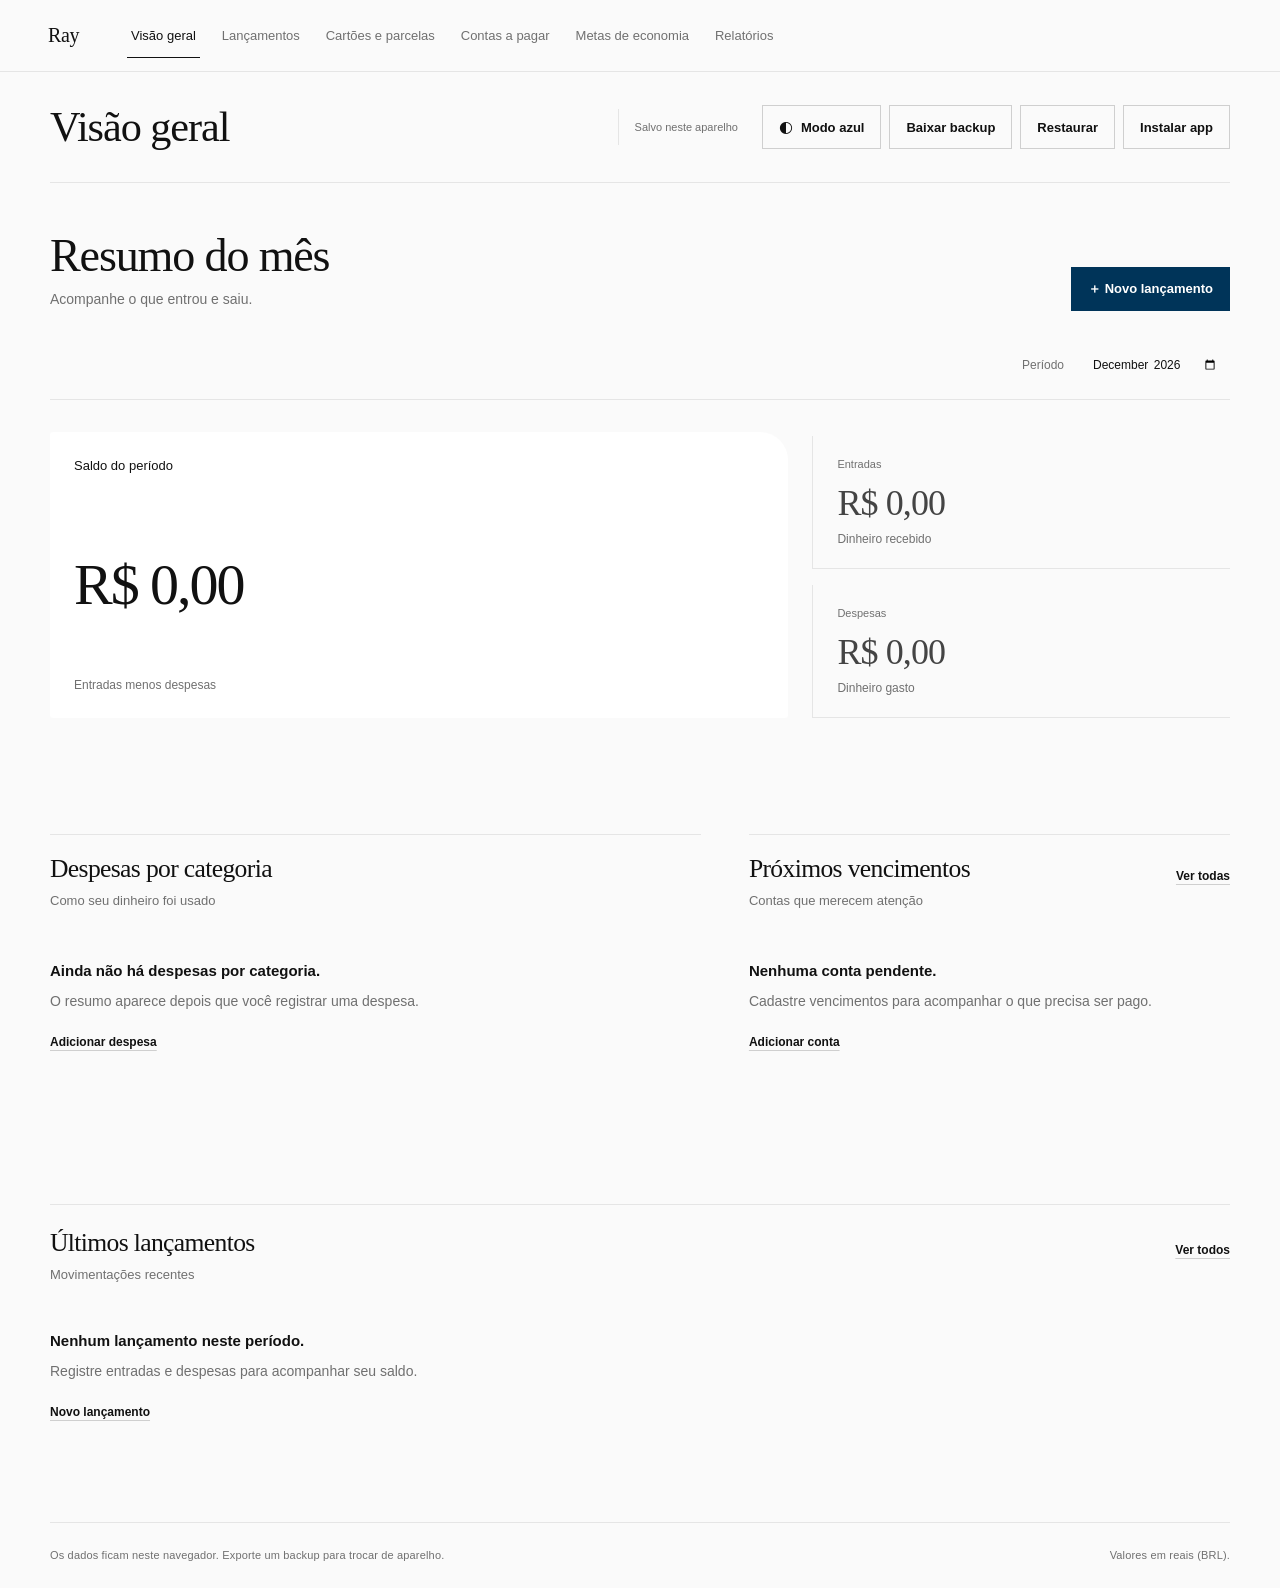
<file: index.html>
<!doctype html>
<html lang="pt-BR" data-theme="light">
<head>
<meta charset="utf-8"><meta name="viewport" content="width=device-width,initial-scale=1,viewport-fit=cover">
<meta name="theme-color" id="themeColorMeta" content="#FAFAFA">
<meta name="mobile-web-app-capable" content="yes">
<meta name="apple-mobile-web-app-capable" content="yes">
<meta name="apple-mobile-web-app-title" content="Ray">
<link rel="manifest" href="manifest.webmanifest"><meta name="description" content="Controle financeiro pessoal com dados salvos neste aparelho e backup manual.">
<title>Ray: Finanças pessoais</title>
<link rel="icon" href="favicon.svg?v=20261117-6" type="image/svg+xml">
<link rel="apple-touch-icon" href="app-icon.svg">

<link rel="stylesheet" href="style.css?v=20261117-18">


</head>
<body>

<div id="authScreen" class="hidden" aria-hidden="true"></div>
<div id="app" class="app hidden">
  <aside class="sidebar">
    <div class="sidebar-head">
      <a class="brand" href="./" aria-label="Ray"><span>Ray</span></a>
      <button id="menuBtn" class="icon-btn mobile-menu" type="button" aria-label="Abrir menu" aria-controls="navigation" aria-expanded="false">☰</button>
    </div>
    <nav id="navigation">
      <button type="button" class="nav-item active" data-page="dashboard" aria-current="page"><span>◫</span> Visão geral</button>
      <button type="button" class="nav-item" data-page="transactions"><span>↕</span> Lançamentos</button>
      <button type="button" class="nav-item" data-page="cards"><span>▤</span> Cartões e parcelas</button>
      <button type="button" class="nav-item" data-page="bills"><span>◷</span> Contas a pagar</button>
      <button type="button" class="nav-item" data-page="goals"><span>◎</span> Metas de economia</button>
      <button type="button" class="nav-item" data-page="reports"><span>▥</span> Relatórios</button>
    </nav>
    <div class="sidebar-bottom"><div class="privacy-note"><div><strong>Salvo neste aparelho</strong><small>Exporte um backup regularmente.</small></div></div></div>
  </aside>
  <main class="main">
    <header class="topbar">
      <div class="topbar-heading"><h2 id="pageTitle">Visão geral</h2></div>
      <div class="top-actions">
        <span id="syncStatus" class="sync-status" role="status" aria-live="polite">Salvo neste aparelho</span>
        <button id="themeToggleBtn" class="btn secondary theme-toggle" type="button" aria-label="Ativar modo azul" aria-pressed="false" title="Mudar para tema azul"><span class="theme-toggle-symbol" aria-hidden="true">◐</span><span id="themeToggleLabel">Modo azul</span></button>
        <button id="exportBackupBtn" class="btn secondary backup-btn" type="button" aria-label="Baixar backup" title="Baixar backup">Baixar backup</button>
        <button id="importBackupBtn" class="btn secondary backup-btn" type="button" aria-label="Restaurar backup" title="Restaurar backup">Restaurar</button>
        <input id="backupFileInput" class="hidden" type="file" accept="application/json,.json">
        <button id="installAppBtn" class="btn secondary install-app-btn" type="button" aria-label="Instalar app" title="Instalar app">Instalar app</button>
        <p id="installHelp" class="install-help hidden">No celular, abra o menu do navegador e escolha “Instalar app” ou “Adicionar à tela inicial”.</p>
      </div>
    </header>
    <div id="content" class="content" aria-busy="false">
      <section id="dashboardPage" class="page">
        <div class="welcome-row">
          <div><h3>Resumo do mês</h3><p class="muted">Acompanhe o que entrou e saiu.</p></div>
          <button type="button" class="btn primary" id="quickAddBtn">＋ Novo lançamento</button>
        </div>
        <div class="filter-row"><label for="monthFilter">Período</label><input id="monthFilter" type="month" aria-label="Selecionar período"></div>
        <div class="summary-grid" aria-label="Resumo financeiro do período">
          <article class="summary-card balance-card"><div class="summary-top"><span>Saldo do período</span></div><strong id="balanceValue">R$ 0,00</strong><small id="balanceHint">Entradas menos despesas</small></article>
          <article class="summary-card"><div class="summary-top"><span>Entradas</span></div><strong id="incomeValue">R$ 0,00</strong><small class="muted">Dinheiro recebido</small></article>
          <article class="summary-card"><div class="summary-top"><span>Despesas</span></div><strong id="expenseValue">R$ 0,00</strong><small class="muted">Dinheiro gasto</small></article>
        </div>
        <div class="dashboard-grid">
          <article class="panel">
            <div class="panel-heading"><div><h3>Despesas por categoria</h3><p class="muted">Como seu dinheiro foi usado</p></div></div>
            <div id="categoryChart" class="category-chart" aria-live="polite"><div class="empty-state">Seus gastos aparecerão aqui quando você registrar lançamentos.</div></div>
          </article>
          <article class="panel">
            <div class="panel-heading"><div><h3>Próximos vencimentos</h3><p class="muted">Contas que merecem atenção</p></div><button type="button" class="text-btn" data-goto="bills">Ver todas</button></div>
            <div id="upcomingBills" class="compact-list" aria-live="polite"><div class="empty-state">Nenhuma conta cadastrada.</div></div>
          </article>
        </div>
        <section class="ledger-section" aria-labelledby="recentHeading">
          <div class="panel-heading"><div><h3 id="recentHeading">Últimos lançamentos</h3><p class="muted">Movimentações recentes</p></div><button type="button" class="text-btn" data-goto="transactions">Ver todos</button></div>
          <div id="recentTransactions" aria-live="polite"></div>
        </section>
      </section><section id="transactionsPage" class="page hidden">
        <div class="section-intro"><div><h3>Seus lançamentos</h3><p class="muted">Registre e acompanhe cada entrada ou despesa.</p></div><button type="button" class="btn primary" id="addTransactionBtn">＋ Adicionar</button></div>
        <div class="table-panel">
          <div class="toolbar"><input id="transactionSearch" type="search" placeholder="Buscar lançamento..." aria-label="Buscar lançamento"><select id="typeFilter" aria-label="Filtrar tipo"><option value="">Todos os tipos</option><option value="income">Entradas</option><option value="expense">Despesas</option></select></div>
          <div id="transactionsTable" class="table-region"></div>
        </div>
      </section><section id="cardsPage" class="page hidden"><div class="section-intro"><div><h3>Cartões e parcelas</h3><p class="muted">Organize seus cartões e compras parceladas.</p></div><button type="button" class="btn primary" id="addCardBtn">＋ Novo cartão</button></div><div id="cardsList" class="cards-grid"></div><div class="section-intro sub-intro"><div><h3>Compras parceladas</h3><p class="muted">O valor mensal é calculado automaticamente.</p></div><button type="button" class="btn secondary" id="addInstallmentBtn">＋ Nova compra</button></div><div id="installmentsTable" class="table-region"></div></section>
      <section id="billsPage" class="page hidden">
        <div class="section-intro"><div><h3>Contas a pagar</h3><p class="muted">Acompanhe datas e marque o que já foi pago.</p></div><button type="button" class="btn primary" id="addBillBtn">＋ Nova conta</button></div>
        <div id="billsTable" class="table-region"></div>
      </section><section id="goalsPage" class="page hidden"><div class="section-intro"><div><h3>Metas de economia</h3><p class="muted">Cada pequena contribuição aproxima você do objetivo.</p></div><button type="button" class="btn primary" id="addGoalBtn">＋ Nova meta</button></div><div id="goalsList" class="goals-grid"></div></section>
      <section id="reportsPage" class="page hidden"><div class="section-intro"><div><h3>Relatórios</h3><p class="muted">Entenda seus hábitos financeiros sem complicação.</p></div></div><div class="summary-grid report-summary"><article class="summary-card"><span class="muted">Taxa de economia</span><strong id="savingRate">Sem dados</strong><small class="muted">Saldo ÷ entradas</small></article><article class="summary-card"><span class="muted">Maior categoria</span><strong id="topCategory">Sem dados</strong><small class="muted">No período selecionado</small></article></div><section class="report-region" aria-labelledby="reportCategoriesHeading"><div class="panel-heading"><div><h3 id="reportCategoriesHeading">Resumo por categoria</h3><p class="muted">Despesas no período selecionado</p></div></div><div id="reportCategories"></div></section></section>
    </div>
    <footer>Os dados ficam neste navegador. Exporte um backup para trocar de aparelho. <span>Valores em reais (BRL).</span></footer>
  </main>
</div>
<dialog id="modalBackdrop" class="modal-backdrop" aria-labelledby="modalTitle"><section class="modal"><div class="modal-head"><div><h3 id="modalTitle">Novo lançamento</h3></div><button type="button" id="closeModalBtn" class="icon-btn" aria-label="Fechar">×</button></div><form id="editorForm"><div id="modalFields" class="form-grid"></div><div class="form-actions"><button type="button" id="cancelModalBtn" class="btn secondary">Cancelar</button><button class="btn primary" type="submit">Salvar</button></div><p id="formMessage" class="message" role="status"></p></form></section></dialog>
<div id="toast" class="toast hidden" role="status" aria-live="polite"><span id="toastMessage"></span><button type="button" id="toastCloseBtn" class="toast-close" aria-label="Fechar aviso">×</button></div>




<script src="offline-store.js?v=20261117-2"></script>
<script src="app.js?v=20261117-12"></script>
<script src="pwa.js?v=20261117-4"></script>
</body></html>
</file>
<file: style.css>
/* Hallmark · shape: app screen · genre: modern-minimal · theme: Rich Blue editorial · scope: app · v2.0.0 */
/* Critique: records and balances lead; no marketing hero, decorative metric wall, stock imagery or empty ornament. */
:root {
  --color-bg: #FAFAFA;
  --color-surface: #FFFFFF;
  --color-ink: #111111;
  --color-ink-soft: #444444;
  --color-muted: #707070;
  --color-rule: #E5E5E5;
  --color-rule-strong: #CFCFCF;
  --color-action: #003459;
  --color-action-ink: #FFFFFF;
  --color-focus: var(--color-action);
  --color-positive: #222222;
  --color-negative: #222222;
  --color-surface-subtle: #F5F5F5;
  --color-surface-hover: #F4F4F4;
  --color-chart-fill: #555555;
  --color-backdrop: rgba(0, 0, 0, .58);
  --color-menu-scrim: rgba(0, 0, 0, .48);

  /* Compatibility aliases for the functional base components. */
  --color-paper: var(--color-bg);
  --color-paper-2: #F5F5F5;
  --color-paper-3: #E5E5E5;
  --color-white: #FFFFFF;
  --color-ink-2: var(--color-ink-soft);
  --color-field-edge: var(--color-rule-strong);
  --color-accent: var(--color-action);
  --color-accent-deep: var(--color-action);
  --color-accent-wash: #F5F5F5;
  --color-accent-ink: var(--color-action-ink);
  --color-positive-wash: #F5F5F5;
  --color-negative-wash: #F5F5F5;
  --color-error: var(--color-ink);
  --color-surface-nav: var(--color-bg);
  --color-surface-panel: var(--color-surface);
  --color-surface-hero: var(--color-surface);
  --color-surface-sticky: var(--color-bg);
  --color-surface-hover: #F4F4F4;
  --color-surface-modal: var(--color-surface);
  --color-surface-soft: var(--color-surface);
  --color-surface-card: var(--color-surface);
  --color-nav-active-border: var(--color-ink);
  --color-nav-text: var(--color-ink-soft);
  --color-nav-muted: var(--color-muted);
  --color-nav-hover: #F5F5F5;
  --color-nav-divider: var(--color-rule);
  --color-privacy-divider: var(--color-rule);
  --color-on-dark-label: var(--color-ink);
  --color-on-dark-muted: var(--color-muted);
  --color-button-hover: var(--color-action);
  --color-button-hover-ink: var(--color-action-ink);
  --color-overlay: rgba(0, 0, 0, .58);
  --color-glass: var(--color-surface);
  --color-glass-strong: #F5F5F5;
  --color-glass-edge: var(--color-rule);
  --color-on-glass: var(--color-ink);

  --font-body: "Segoe UI", Arial, ui-sans-serif, system-ui, sans-serif;
  --font-display: Baskerville, "Iowan Old Style", "Palatino Linotype", Georgia, serif;
  --radius-card: 0;
  --radius-control: 0;
  --radius-pill: 0;
  --space-1: 4px;
  --space-2: 8px;
  --space-3: 12px;
  --space-4: 16px;
  --space-5: 20px;
  --space-6: 24px;
  --space-7: 32px;
  --space-8: 40px;
  --space-9: 48px;
  --space-10: 64px;
  --space-11: 80px;
  --space-section: clamp(96px, 9vw, 128px);
  --gutter: clamp(20px, 4vw, 48px);
  --container: 1180px;
  --control-height: 44px;
  --radius-none: 0;
}

* { box-sizing: border-box; }
html, body { min-height: 100%; overflow-x: clip; }
body {
  margin: 0;
  background: var(--color-paper);
  color: var(--color-ink);
  font-family: var(--font-body);
  font-size: 16px;
  line-height: 1.5;
  font-kerning: normal;
}
button, input, select, textarea { font: inherit; }
button { cursor: pointer; }
a { color: inherit; }
h1, h2, h3, p { margin-top: 0; }
h1, h2, h3, strong { font-family: var(--font-body); }
h1, h2, h3 { color: var(--color-ink); font-weight: 500; letter-spacing: -.025em; text-wrap: balance; }
h2 { margin-bottom: 0; font-size: 22px; line-height: 1.2; overflow-wrap: break-word; min-width: 0; }
h3 { margin-bottom: var(--space-2); font-size: 16px; line-height: 1.3; overflow-wrap: break-word; min-width: 0; }
small { font-size: 12px; }
.hidden { display: none !important; }
.muted { color: var(--color-muted); }
.app { min-height: 100svh; }
button:focus-visible, a:focus-visible, input:focus-visible, select:focus-visible, textarea:focus-visible {
  outline: 2px solid var(--color-focus);
  outline-offset: var(--space-1);
}
button:disabled { opacity: .55; cursor: not-allowed; }
[hidden] { display: none !important; }

/* One horizontal navigation shell; the six destinations remain familiar. */
.sidebar {
  position: sticky;
  z-index: 20;
  top: 0;
  display: flex;
  align-items: center;
  gap: var(--space-6);
  min-height: 68px;
  width: 100%;
  padding: var(--space-2) var(--gutter);
  border-bottom: 1px solid var(--color-rule);
  background: var(--color-surface-nav);
}
.brand {
  display: inline-flex;
  align-items: center;
  flex: 0 0 auto;
  gap: var(--space-3);
  color: var(--color-ink);
  font-size: 14px;
  font-weight: 700;
  text-decoration: none;
  white-space: nowrap;
}
#navigation {
  display: flex;
  align-items: center;
  gap: var(--space-1);
  min-width: 0;
}
.nav-item {
  display: inline-flex;
  align-items: center;
  justify-content: flex-start;
  gap: var(--space-2);
  min-height: 44px;
  padding: 0 var(--space-3);
  border: 1px solid transparent;
  border-radius: var(--radius-control);
  background: transparent;
  color: var(--color-ink-2);
  font-size: 13px;
  font-weight: 500;
  line-height: 1.2;
  text-align: left;
  text-decoration: none;
  white-space: nowrap;
}
.nav-item > span {
  display: inline-grid;
  place-items: center;
  width: 18px;
  color: var(--color-muted);
  font-size: 16px;
}
.nav-item:hover { background: var(--color-paper-2); color: var(--color-ink); }
.nav-item.active {
  border-color: var(--color-nav-active-border);
  background: var(--color-surface-hover);
  color: var(--color-ink);
}
.nav-item.active > span { color: var(--color-accent); }
.sidebar-bottom { display: flex; align-items: center; margin-left: auto; }
.privacy-note { display: grid; gap: 0; padding-left: var(--space-4); border-left: 1px solid var(--color-rule); }
.privacy-note strong { color: var(--color-ink-2); font-size: 12px; font-weight: 500; }
.privacy-note small { color: var(--color-muted); font-size: 11px; }
.mobile-menu { display: none; }

/* Main work area */
.main {
  display: flex;
  flex-direction: column;
  width: min(calc(100% - 2 * var(--gutter)), var(--container));
  min-height: calc(100svh - 68px);
  margin-inline: auto;
}
.topbar {
  display: flex;
  align-items: center;
  justify-content: space-between;
  gap: var(--space-5);
  min-height: 82px;
  padding: var(--space-5) 0;
  border-bottom: 1px solid var(--color-rule);
}
.topbar-heading { min-width: 0; }
.today-label {
  margin: 0 0 var(--space-1);
  color: var(--color-muted);
  font-size: 12px;
  font-weight: 500;
  line-height: 1.3;
  letter-spacing: 0;
  text-transform: none;
}
.top-actions {
  display: flex;
  align-items: center;
  justify-content: flex-end;
  gap: var(--space-2);
  min-width: 0;
}
.sync-status {
  display: inline-flex;
  align-items: center;
  min-height: 36px;
  padding: 0 var(--space-3);
  border-left: 1px solid var(--color-rule);
  color: var(--color-muted);
  font-size: 11px;
  white-space: nowrap;
}
.content {
  flex: 1;
  width: 100%;
  padding: var(--space-7) 0 var(--space-9);
}
.welcome-row, .section-intro {
  display: flex;
  align-items: center;
  justify-content: space-between;
  gap: var(--space-4);
  margin-bottom: var(--space-5);
}
.welcome-row h3 { margin-bottom: var(--space-1); font-size: 18px; }
.welcome-row p, .section-intro p { margin-bottom: 0; font-size: 13px; }
.filter-row {
  display: flex;
  align-items: center;
  gap: var(--space-3);
  margin: 0 0 var(--space-4);
  color: var(--color-muted);
  font-size: 12px;
}
.filter-row label { font-weight: 500; }
.filter-row input { width: auto; min-width: 160px; }

/* The balance is the leading figure; two supporting figures, not a KPI wall. */
.summary-grid {
  display: grid;
  grid-template-columns: minmax(0, 1.3fr) repeat(2, minmax(0, 1fr));
  gap: var(--space-3);
  margin-bottom: var(--space-4);
}
.summary-card {
  color: var(--color-ink);
  display: flex;
  flex-direction: column;
  justify-content: space-between;
  min-width: 0;
  min-height: 132px;
  padding: var(--space-5);
  border: 1px solid var(--color-rule);
  border-radius: var(--radius-card);
  background: var(--color-surface-panel);
}
.summary-card.balance-card {
  border-color: var(--color-rule);
  background: var(--color-surface-panel);
  color: var(--color-ink);
}
.summary-top {
  display: flex;
  align-items: center;
  justify-content: space-between;
  gap: var(--space-3);
  margin-bottom: var(--space-4);
  color: var(--color-ink-2);
  font-size: 12px;
  font-weight: 500;
}
.summary-card strong {
  display: block;
  min-width: 0;
  margin-bottom: var(--space-1);
  color: var(--color-ink);
  font-size: clamp(22px, 2.2vw, 30px);
  font-weight: 700;
  letter-spacing: -.04em;
  line-height: 1.1;
  font-variant-numeric: tabular-nums;
  overflow-wrap: anywhere;
}
.summary-card.balance-card strong { color: var(--color-ink); font-size: clamp(28px, 3vw, 38px); }
.summary-card small { color: var(--color-muted); font-size: 11px; }
.round-icon {
  display: inline-grid;
  place-items: center;
  flex: 0 0 auto;
  width: 28px;
  height: 28px;
  border-radius: var(--radius-control);
  background: var(--color-paper-2);
  color: var(--color-accent);
  font-size: 16px;
}
.round-icon.green { background: var(--color-positive-wash); color: var(--color-positive); }
.round-icon.peach { background: var(--color-negative-wash); color: var(--color-negative); }
.round-icon.sand { background: var(--color-paper-2); color: var(--color-ink-2); }

/* A chart, due dates and one recent ledger carry the dashboard. */
.dashboard-grid {
  display: grid;
  grid-template-columns: minmax(0, 1.15fr) minmax(0, .85fr);
  gap: var(--space-4);
  margin-bottom: var(--space-4);
}
.panel {
  color: var(--color-ink);
  min-width: 0;
  margin-bottom: var(--space-4);
  padding: var(--space-5);
  border: 1px solid var(--color-rule);
  border-radius: var(--radius-card);
  background: var(--color-surface-panel);
}
.panel-heading {
  display: flex;
  align-items: flex-start;
  justify-content: space-between;
  gap: var(--space-3);
  margin-bottom: var(--space-5);
}
.panel-heading h3 { margin-bottom: var(--space-1); }
.panel-heading p { margin-bottom: 0; font-size: 12px; }
.panel-symbol { color: var(--color-muted); font-size: 20px; }
.category-chart { display: grid; gap: var(--space-4); }
.category-line {
  display: grid;
  grid-template-columns: minmax(84px, 1fr) minmax(72px, 1.5fr) auto;
  align-items: center;
  gap: var(--space-3);
  min-width: 0;
  color: var(--color-ink-2);
  font-size: 12px;
}
.cat-name { min-width: 0; overflow: hidden; text-overflow: ellipsis; white-space: nowrap; }
.bar-track {
  height: 8px;
  overflow: hidden;
  border-radius: var(--radius-pill);
  background: var(--color-paper-3);
}
.bar-fill { height: 100%; max-width: 100%; border-radius: var(--radius-pill); background: var(--color-accent); }
.category-line strong { color: var(--color-ink); font-size: 12px; font-variant-numeric: tabular-nums; white-space: nowrap; }
.empty-state {
  padding: var(--space-5) var(--space-2);
  color: var(--color-muted);
  font-size: 13px;
  line-height: 1.6;
}
.compact-list { display: grid; }
.compact-item {
  display: flex;
  align-items: center;
  justify-content: space-between;
  gap: var(--space-4);
  min-height: 58px;
  padding: var(--space-2) 0;
  border-bottom: 1px solid var(--color-rule);
}
.compact-item:last-child { border-bottom: 0; }
.compact-item > div { min-width: 0; }
.compact-item strong { display: block; color: var(--color-ink); font-size: 13px; font-weight: 500; }
.compact-item small { display: block; margin-top: var(--space-1); color: var(--color-muted); font-size: 11px; }
.compact-item > strong { text-align: right; white-space: nowrap; font-variant-numeric: tabular-nums; }

/* Tables first for records: clear row identity, dates, values and actions. */
.table-wrap { width: 100%; overflow-x: auto; }
table {
  width: 100%;
  border-collapse: collapse;
  color: var(--color-ink-2);
  font-size: 12px;
  font-variant-numeric: tabular-nums;
  text-align: left;
}
thead th {
  padding: var(--space-3) var(--space-3);
  border-bottom: 1px solid var(--color-rule);
  color: var(--color-muted);
  font-size: 12px;
  font-weight: 500;
  text-transform: none;
  white-space: nowrap;
}
tbody td {
  padding: var(--space-3) var(--space-3);
  border-bottom: 1px solid var(--color-rule);
  vertical-align: middle;
}
tbody tr:last-child td { border-bottom: 0; }
tbody tr:hover { background: var(--color-paper); }
td strong { color: var(--color-ink); font-weight: 500; }
td small { color: var(--color-muted); font-size: 11px; }
.amount-income { color: var(--color-positive); font-weight: 500; white-space: nowrap; }
.amount-expense { color: var(--color-negative); font-weight: 500; white-space: nowrap; }
.tag {
  display: inline-flex;
  align-items: center;
  min-height: 24px;
  padding: var(--space-1) var(--space-2);
  border: 1px solid var(--color-rule);
  border-radius: var(--radius-control);
  background: var(--color-paper-2);
  color: var(--color-ink-2);
  font-size: 11px;
  white-space: nowrap;
}
.tag.paid, .tag.done { border-color: var(--color-positive-wash); background: var(--color-positive-wash); color: var(--color-positive); }
.tag.overdue { border-color: var(--color-negative-wash); background: var(--color-negative-wash); color: var(--color-negative); }
.row-actions { display: flex; align-items: center; gap: var(--space-2); flex-wrap: wrap; }
.mini-btn {
  position: relative;
  display: inline-flex;
  align-items: center;
  justify-content: center;
  min-width: 42px;
  min-height: 38px;
  padding: var(--space-2) var(--space-2);
  border: 1px solid var(--color-rule);
  border-radius: var(--radius-control);
  background: transparent;
  color: var(--color-accent-deep);
  font-size: 11px;
  font-weight: 500;
  white-space: nowrap;
}
.mini-btn:hover { border-color: var(--color-accent); background: var(--color-accent-wash); }
.mini-btn.danger { color: var(--color-negative); }
.mini-btn.danger:hover { border-color: var(--color-negative); background: var(--color-negative-wash); }

/* Forms */
.toolbar { display: flex; align-items: center; gap: var(--space-2); margin-bottom: var(--space-4); }
.toolbar input { flex: 1 1 280px; max-width: 420px; }
.toolbar select { flex: 0 1 180px; }
input, select, textarea {
  width: 100%;
  min-width: 0;
  min-height: var(--control-height);
  padding: var(--space-2) var(--space-3);
  border: 1px solid var(--color-field-edge);
  border-radius: var(--radius-control);
  outline: 2px solid transparent;
  outline-offset: -var(--space-1);
  background: var(--color-surface-panel);
  color: var(--color-ink);
}
input::placeholder, textarea::placeholder { color: var(--color-muted); opacity: 1; }
input:hover, select:hover, textarea:hover { background: var(--color-paper); }
input:focus-visible, select:focus-visible, textarea:focus-visible { outline-color: var(--color-focus); }
input[type="month"], input[type="date"] { min-width: 150px; }
.form-grid { display: grid; grid-template-columns: repeat(2, minmax(0, 1fr)); gap: var(--space-4); }
.form-field { display: grid; align-content: start; gap: var(--space-2); min-width: 0; }
.form-field label { color: var(--color-ink-2); font-size: 12px; font-weight: 500; }
.required-word { color: var(--color-muted); font-size: 10px; font-weight: 500; }
.form-field.full-field { grid-column: 1 / -1; }
textarea { min-height: 104px; resize: vertical; }
.form-actions { display: flex; justify-content: flex-end; gap: var(--space-2); margin-top: var(--space-5); }
.message { min-height: 0; margin: var(--space-3) 0 0; color: var(--color-negative); font-size: 12px; line-height: 1.45; }
.message:empty { display: none; }

/* Cards represent actual cards and goals; records stay in tables. */
.cards-grid, .goals-grid {
  display: grid;
  grid-template-columns: repeat(2, minmax(0, 1fr));
  gap: var(--space-4);
  margin-bottom: var(--space-6);
}
.bank-card {
  min-width: 0;
  padding: var(--space-5);
  border: 1px solid var(--color-rule);
  border-radius: var(--radius-card);
  background: var(--color-surface-panel);
  color: var(--color-ink);
}
.bank-card-head, .bank-identity, .bank-card-foot, .goal-top {
  display: flex;
  align-items: center;
  justify-content: space-between;
  gap: var(--space-3);
}
.bank-identity { justify-content: flex-start; min-width: 0; }
.institution-mark {
  display: grid;
  place-items: center;
  flex: 0 0 40px;
  width: 40px;
  height: 40px;
  border: 1px solid var(--color-rule);
  border-radius: var(--radius-control);
  background: var(--mark-bg, var(--color-paper-2));
  color: var(--mark-color, var(--color-accent));
  font-size: 12px;
  font-weight: 700;
}
.bank-identity-text { display: grid; min-width: 0; gap: var(--space-1); }
.bank-institution { color: var(--color-muted); font-size: 12px; overflow-wrap: break-word; }
.bank-identity-text strong { color: var(--color-ink); font-size: 16px; overflow-wrap: break-word; }
.bank-card .mini-btn { border-color: var(--color-rule); color: var(--color-ink-2); background: transparent; }
.bank-card .mini-btn:hover { border-color: var(--color-accent); background: var(--color-accent); color: var(--color-accent-ink); }
.card-number {
  margin: var(--space-6) 0 var(--space-5);
  color: var(--color-ink-2);
  font-size: 18px;
  letter-spacing: .08em;
  font-variant-numeric: tabular-nums;
  overflow-wrap: anywhere;
}
.bank-card-foot { align-items: flex-end; }
.bank-card-foot > div { display: grid; gap: var(--space-1); }
.bank-card-foot strong { color: var(--color-ink); font-size: 22px; font-variant-numeric: tabular-nums; }
.card-meta, .card-cycle, .network-label { color: var(--color-muted); font-size: 12px; }
.network-label { padding: var(--space-1) var(--space-2); border: 1px solid var(--color-rule); border-radius: var(--radius-control); }
.card-cycle { margin-top: var(--space-4); padding-top: var(--space-3); border-top: 1px solid var(--color-rule); }
.goal-card {
  color: var(--color-ink);
  min-width: 0;
  padding: var(--space-5);
  border: 1px solid var(--color-rule);
  border-radius: var(--radius-card);
  background: var(--color-surface-panel);
}
.goal-top { margin-bottom: var(--space-4); }
.goal-icon {
  display: grid;
  place-items: center;
  width: 38px;
  height: 38px;
  border: 1px solid var(--color-rule);
  border-radius: var(--radius-control);
  background: var(--color-accent-wash);
  color: var(--color-accent);
  font-size: 18px;
}
.goal-card h3 { margin-bottom: var(--space-1); }
.goal-card p { margin-bottom: var(--space-3); font-size: 12px; }
.goal-card > strong { display: block; margin: var(--space-1) 0; color: var(--color-ink); font-size: 22px; font-variant-numeric: tabular-nums; }
.goal-numbers { display: flex; align-items: center; justify-content: space-between; gap: var(--space-3); margin: var(--space-3) 0 var(--space-2); color: var(--color-muted); font-size: 11px; }
.goal-numbers strong { color: var(--color-ink-2); font-variant-numeric: tabular-nums; }
.goal-progress { height: 6px; overflow: hidden; border-radius: 2px; background: var(--color-paper-3); }
.goal-progress span { display: block; height: 100%; border-radius: 2px; background: var(--color-accent); }
.goal-actions { display: flex; gap: var(--space-2); margin-top: var(--space-4); }
.sub-intro { margin-top: var(--space-7); }

/* Page-level reports, overlay, buttons and footer */
.report-summary { grid-template-columns: repeat(2, minmax(0, 1fr)); max-width: 720px; }
.report-summary .summary-card { min-height: 112px; color: var(--color-ink); }
.report-summary strong { margin-top: var(--space-3); font-size: 24px; }
.report-row {
  display: grid;
  grid-template-columns: minmax(120px, 1fr) minmax(100px, 2fr) auto;
  align-items: center;
  gap: var(--space-4);
  padding: var(--space-3) 0;
  border-bottom: 1px solid var(--color-rule);
  color: var(--color-ink-2);
  font-size: 12px;
}
.report-row:last-child { border-bottom: 0; }
.report-row strong { color: var(--color-ink); font-size: 12px; }
.btn {
  display: inline-flex;
  align-items: center;
  justify-content: center;
  min-height: var(--control-height);
  gap: var(--space-2);
  padding: 0 var(--space-4);
  border: 1px solid var(--color-rule);
  border-radius: var(--radius-control);
  background: transparent;
  color: var(--color-ink);
  font-size: 13px;
  font-weight: 500;
  line-height: 1;
  text-decoration: none;
  white-space: nowrap;
}
.btn:hover { border-color: var(--color-accent); background: var(--color-surface-hover); color: var(--color-ink); }
.btn.primary { border-color: var(--color-accent); background: var(--color-accent); color: var(--color-accent-ink); }
.btn.primary:hover { border-color: var(--color-button-hover); background: var(--color-button-hover); color: var(--color-button-hover-ink); }
.btn.secondary { border-color: var(--color-rule); color: var(--color-ink-2); }
.btn.secondary:hover { border-color: var(--color-accent); color: var(--color-accent); }
.btn.full { width: 100%; }
.text-btn {
  min-height: 36px;
  padding: var(--space-1) 0;
  border: 0;
  background: transparent;
  color: var(--color-accent-deep);
  font-size: 12px;
  font-weight: 500;
  text-decoration: underline;
  text-decoration-color: transparent;
  text-underline-offset: var(--space-1);
  white-space: nowrap;
}
.text-btn:hover { text-decoration-color: currentColor; }
.icon-btn {
  display: inline-grid;
  place-items: center;
  min-width: 44px;
  min-height: 44px;
  padding: 0;
  border: 1px solid var(--color-rule);
  border-radius: var(--radius-control);
  background: transparent;
  color: var(--color-ink);
  font-size: 20px;
}
.icon-btn:hover { background: var(--color-surface-hover); border-color: var(--color-accent); color: var(--color-ink); }
.modal-backdrop {
  position: fixed;
  z-index: 50;
  inset: 0;
  display: grid;
  place-items: center;
  padding: var(--space-4);
  overflow: auto;
  background: var(--color-overlay);
}
.modal {
  color: var(--color-ink);
  width: min(100%, 560px);
  max-height: min(80dvh, 640px);
  overflow: auto;
  margin: auto;
  padding: var(--space-6);
  border: 1px solid var(--color-rule);
  border-radius: var(--radius-card);
  background: var(--color-surface-panel);
}
.modal-head {
  display: flex;
  align-items: center;
  justify-content: space-between;
  gap: var(--space-3);
  margin-bottom: var(--space-5);
}
.modal-head h3 { margin-bottom: 0; }
.toast {
  color: var(--color-ink);
  position: fixed;
  z-index: 80;
  right: max(16px, env(safe-area-inset-right));
  bottom: max(16px, env(safe-area-inset-bottom));
  max-width: min(420px, calc(100% - 32px));
  padding: var(--space-3) var(--space-4);
  border: 1px solid var(--color-rule);
  border-radius: var(--radius-control);
  background: var(--color-surface-panel);
  color: var(--color-ink);
  font-size: 12px;
}
.toast.error { border-color: var(--color-negative); color: var(--color-negative); }
#toast:empty { display: none; }
footer {
  display: flex;
  justify-content: space-between;
  gap: var(--space-3);
  padding: var(--space-4) 0;
  border-top: 1px solid var(--color-rule);
  color: var(--color-muted);
  font-size: 11px;
}
.install-help { max-width: 280px; margin: 0; color: var(--color-muted); font-size: 11px; }
.avatar { display: none; }

/* Tablet and mobile navigation */
@media (max-width: 60rem) {
  .sidebar {
    min-height: 64px;
    justify-content: space-between;
    gap: var(--space-4);
  }
  #navigation { gap: var(--space-1); flex: 1; justify-content: center; }
  .nav-item { padding-inline: var(--space-2); font-size: 12px; }
  .nav-item > span { display: none; }
  .privacy-note { display: none; }
  .main { min-height: calc(100svh - 64px); }
  .summary-grid { grid-template-columns: repeat(3, minmax(0, 1fr)); }
  .dashboard-grid { grid-template-columns: minmax(0, 1fr); }
}
@media (max-width: 40rem) {
  .sidebar {
    position: fixed;
    top: 0;
    right: 0;
    left: 0;
    min-height: 64px;
    height: 64px;
    justify-content: space-between;
    padding-block: var(--space-2);
  }
  .sidebar #navigation, .sidebar .sidebar-bottom { display: none; }
  .sidebar.open {
    align-items: stretch;
    flex-direction: column;
    justify-content: flex-start;
    width: min(88vw, 320px);
    height: 100dvh;
    min-height: 100dvh;
    right: auto;
    padding: var(--space-5);
    border-right: 1px solid var(--color-rule);
  }
  .sidebar.open #navigation {
    display: grid;
    align-content: start;
    justify-content: stretch;
    gap: var(--space-1);
    margin-top: var(--space-5);
  }
  .sidebar.open .nav-item { min-height: 48px; padding-inline: var(--space-3); font-size: 14px; }
  .sidebar.open .nav-item > span { display: inline-grid; }
  .sidebar.open .sidebar-bottom {
    display: block;
    margin: auto 0 0;
  }
  .sidebar.open .privacy-note {
    display: grid;
    padding: var(--space-4) 0 0;
    border-top: 1px solid var(--color-rule);
    border-left: 0;
  }
  .main {
    width: calc(100% - 32px);
    min-height: 100svh;
    margin-top: var(--space-11);
  }
  .topbar {
    align-items: center;
    gap: var(--space-3);
    min-height: 72px;
    padding: var(--space-3) 0;
  }
  .topbar-heading { flex: 1; }
  .mobile-menu { display: inline-grid; flex: 0 0 44px; }
  .top-actions { gap: var(--space-1); }
  .sync-status { display: none; }
  .backup-btn { min-width: 44px; min-height: 44px; width: 44px; padding: 0; overflow: hidden; font-size: 0; }
  .backup-btn::before { content: "↓"; font-size: 18px; }
  #importBackupBtn::before { content: "↑"; }
  .install-app-btn { min-width: 44px; width: 44px; overflow: hidden; padding: 0; font-size: 0; }
  .install-app-btn::before { content: "＋"; font-size: 18px; }
  .content { padding-top: var(--space-5); }
  .welcome-row, .section-intro { align-items: flex-start; }
  .welcome-row { flex-direction: column; gap: var(--space-3); }
  .welcome-row .btn { width: 100%; }
  .summary-grid { grid-template-columns: repeat(2, minmax(0, 1fr)); gap: var(--space-2); }
  .summary-card { min-height: 112px; padding: var(--space-3); }
  .summary-card.balance-card { grid-column: 1 / -1; min-height: 124px; }
  .summary-card strong { font-size: 20px; }
  .summary-card.balance-card strong { font-size: 30px; }
  .summary-top { margin-bottom: var(--space-3); }
  .dashboard-grid { gap: 0; }
  .panel { padding: var(--space-4); }
  .cards-grid, .goals-grid { grid-template-columns: minmax(0, 1fr); }
  .toolbar { flex-wrap: wrap; }
  .toolbar input, .toolbar select { flex: 1 1 100%; max-width: none; }
  .form-grid { grid-template-columns: minmax(0, 1fr); }
  input, select, textarea { font-size: 16px; }
  .form-field.full-field { grid-column: auto; }
  .modal { padding: var(--space-4); }
  footer { flex-direction: column; }
  .category-line { grid-template-columns: minmax(72px, 1fr) minmax(60px, 1fr) auto; gap: var(--space-2); }
  .report-summary { grid-template-columns: repeat(2, minmax(0, 1fr)); }
  .report-row { grid-template-columns: minmax(0, 1fr) auto; gap: var(--space-2); }
  .report-row .bar-track { grid-column: 1 / -1; grid-row: 2; }
}
@media (max-width: 360px) {
  .brand { gap: var(--space-2); font-size: 13px; }
  .top-actions { gap: var(--space-1); }
  .main { width: calc(100% - 24px); }
  .summary-grid { gap: var(--space-2); }
  .summary-card { padding: var(--space-3); }
  .summary-card strong { font-size: 18px; }
  .summary-card.balance-card strong { font-size: 27px; }
}
@media (hover: hover) {
  .nav-item, .btn, .mini-btn, .icon-btn, .text-btn { transition: background-color 120ms ease, border-color 120ms ease, color 120ms ease, transform 120ms ease; }
  .btn:active, .mini-btn:active, .icon-btn:active { transform: translateY(1px); }
}
@media (prefers-reduced-motion: reduce) {
  *, *::before, *::after {
    scroll-behavior: auto !important;
    animation-duration: .01ms !important;
    animation-iteration-count: 1 !important;
    transition-duration: .01ms !important;
  }
}


/* Browser-owned surfaces follow the same quiet blue palette. */
::selection {
  background: var(--color-accent-wash);
  color: var(--color-accent-deep);
}
html {
  scrollbar-color: var(--color-muted) var(--color-paper-2);
}
input, textarea, select {
  caret-color: var(--color-accent);
}


/* Hallmark v2.0.0 · app finish: quiet records, useful states and no nested table cards. */
.table-panel, .ledger-section, .report-region, .table-region {
  min-width: 0;
  width: 100%;
}
.table-panel { margin-bottom: var(--space-5); }
.ledger-section, .report-region { margin-bottom: var(--space-5); }
.ledger-section .panel-heading, .report-region .panel-heading { margin-bottom: var(--space-2); }
.table-panel > .toolbar { padding: 0 0 var(--space-3); border-bottom: 1px solid var(--color-rule); }
.table-panel > .table-region { padding-top: var(--space-2); }
.table-wrap { max-width: 100%; overscroll-behavior-inline: contain; }
table[data-actions="true"] { min-width: 680px; }
table[data-actions="false"] { min-width: 520px; }
table[data-actions="false"] th:first-child,
table[data-actions="false"] td:first-child { position: sticky; z-index: 1; left: 0; min-width: 150px; background: var(--color-surface-panel); }
table[data-actions="true"] th:first-child,
table[data-actions="true"] td:first-child {
  position: sticky;
  z-index: 1;
  left: 0;
  min-width: 150px;
  background: var(--color-surface-panel);
}
table[data-actions="true"] th:last-child,
table[data-actions="true"] td:last-child {
  position: sticky;
  z-index: 1;
  right: 0;
  background: var(--color-surface-panel);
}
table[data-actions="true"] thead th:first-child,
table[data-actions="true"] thead th:last-child { z-index: 2; }
tbody tr:hover td:first-child,
tbody tr:hover td:last-child { background: var(--color-paper); }
.empty-state {
  display: grid;
  justify-items: start;
  gap: var(--space-2);
  padding: var(--space-5) 0;
  color: var(--color-muted);
  font-size: 14px;
  line-height: 1.5;
}
.empty-state strong { color: var(--color-ink); font-size: 15px; font-weight: 500; }
.empty-state p { max-width: 48ch; margin: 0; }
.empty-state .text-btn { min-height: 44px; }
.error-state { border-left: 2px solid var(--color-error); padding-left: var(--space-4); }
.skeleton-stack { display: grid; gap: var(--space-4); padding: var(--space-2) 0; }
.skeleton-row { display: flex; align-items: center; justify-content: space-between; gap: var(--space-4); min-height: 34px; }
.skeleton {
  display: block;
  height: 10px;
  border-radius: 2px;
  background: var(--color-paper-3);
}
.skeleton-label { width: min(46%, 220px); }
.skeleton-value { width: min(24%, 112px); }
[aria-busy="true"] { cursor: progress; }
.btn, .mini-btn, .icon-btn, .text-btn, .nav-item { font-size: 14px; }
.mini-btn { min-width: 44px; min-height: 44px; }
.text-btn { min-height: 44px; }
.nav-item { min-height: 44px; }
.summary-card small, .panel-heading p, .sync-status { font-size: 12px; }
.modal-backdrop {
  position: fixed;
  inset: 0;
  width: 100%;
  max-width: none;
  height: 100%;
  max-height: none;
  margin: 0;
  padding: var(--space-4);
  border: 0;
  overflow: auto;
  background: transparent;
  color: var(--color-ink);
  display: grid;
  place-items: center;
}
.modal-backdrop:not([open]) { display: none; }
.modal-backdrop::backdrop { background: var(--color-overlay); }
.modal {
  width: min(100%, 560px);
  max-height: min(80dvh, 40rem);
}
.modal-head h3 { font-size: 18px; }
.toast {
  display: flex;
  align-items: center;
  justify-content: space-between;
  gap: var(--space-3);
  font-size: 14px;
}
.toast.hidden { display: none; }
.toast-close {
  display: inline-grid;
  flex: 0 0 44px;
  place-items: center;
  min-width: 44px;
  min-height: 44px;
  border: 0;
  background: transparent;
  color: currentColor;
  font-size: 20px;
}
.toast-close:hover { background: var(--color-paper-2); }
@media (max-width: 40rem) {
  .main { margin-top: var(--space-11); }
  .summary-card small, .filter-row, .panel-heading p { font-size: 13px; }
  .summary-card.balance-card strong { font-size: 28px; }
  .empty-state { padding-block: var(--space-4); }
  table[data-actions="true"] th:first-child,
  table[data-actions="true"] td:first-child { min-width: 132px; }
  table[data-actions="true"] th:last-child,
  table[data-actions="true"] td:last-child { min-width: 150px; }
  table[data-actions="false"] th:first-child,
  table[data-actions="false"] td:first-child { min-width: 132px; }
}
@media (prefers-reduced-motion: reduce) {
  .skeleton { animation: none; }
}

#editorForm[aria-busy="true"] .btn[type="submit"]::after {
  content: "";
  width: 12px;
  height: 12px;
  border: 2px solid currentColor;
  border-right-color: transparent;
  border-radius: 50%;
  animation: submit-spin 700ms linear infinite;
}
@keyframes submit-spin { to { transform: rotate(1turn); } }
.form-field :is(input, select, textarea)[aria-invalid="true"] { border-color: var(--color-error); }
.message:not(:empty) { min-height: 1lh; }
.toast-close:focus-visible { outline: 2px solid var(--color-focus); outline-offset: -var(--space-1); }
@media (max-width: 60rem) {
  .sidebar {
    position: fixed;
    top: 0;
    right: 0;
    left: 0;
    min-height: 64px;
    height: 64px;
    justify-content: space-between;
    padding-block: var(--space-2);
  }
  .sidebar #navigation, .sidebar .sidebar-bottom { display: none; }
  .sidebar.open {
    align-items: stretch;
    flex-direction: column;
    justify-content: flex-start;
    width: min(88vw, 320px);
    height: 100dvh;
    min-height: 100dvh;
    right: auto;
    padding: var(--space-5);
    border-right: 1px solid var(--color-rule);
  }
  .sidebar.open #navigation {
    display: grid;
    align-content: start;
    justify-content: stretch;
    gap: var(--space-1);
    margin-top: var(--space-5);
  }
  .sidebar.open .nav-item { min-height: 48px; padding-inline: var(--space-3); font-size: 14px; }
  .sidebar.open .nav-item > span { display: inline-grid; }
  .sidebar.open .sidebar-bottom { display: block; margin: auto 0 0; }
  .sidebar.open .privacy-note {
    display: grid;
    padding: var(--space-4) 0 0;
    border-top: 1px solid var(--color-rule);
    border-left: 0;
  }
  body:has(.sidebar.open) { overflow: hidden; }
  body:has(.sidebar.open)::before {
    content: "";
    position: fixed;
    z-index: 19;
    inset: var(--space-10) 0 0;
    background: var(--color-overlay);
  }
  .mobile-menu { display: inline-grid; flex: 0 0 44px; }
  .main { margin-top: var(--space-11); }
  #navigation { gap: var(--space-1); }
  .nav-item { padding-inline: var(--space-2); font-size: 12px; }
  .nav-item > span { display: none; }
  .privacy-note { display: none; }
}
@media (max-width: 40rem) {
  .sidebar.open { width: min(88vw, 320px); }
  .main { width: calc(100% - 24px); }
}
@media (prefers-reduced-motion: reduce) {
  #editorForm[aria-busy="true"] .btn[type="submit"]::after { animation: none; }
}

.table-panel input, .table-panel select { min-height: 40px; }
@media (max-width: 40rem) { .table-panel input, .table-panel select { min-height: 44px; } }

/* Desktop navigation owns the horizontal room; mobile actions stay icon-sized. */
@media (min-width: 60.001rem) {
  .mobile-menu { display: none; }
  .sidebar-bottom { display: none; }
}
@media (max-width: 60rem) {
  .mobile-menu { display: inline-grid; min-width: 48px; min-height: 48px; }
  .sidebar-bottom { display: none; }
}
@media (max-width: 40rem) {
  .backup-btn, .install-app-btn {
    min-width: 48px;
    min-height: 48px;
    width: 48px;
    padding: 0;
    overflow: hidden;
    font-size: 0;
  }
  .backup-btn::before, .install-app-btn::before { font-size: 18px; }
}

@media (max-width: 40rem) {
  .topbar { gap: var(--space-2); }
  .topbar-heading h2 { font-size: 18px; white-space: nowrap; overflow: hidden; text-overflow: ellipsis; }
  #installAppBtn::before { content: "+"; font-family: var(--font-body); font-weight: 700; }
}




/* Rich Blue × editorial paper: authentic hierarchy, local fonts and restrained detail. */
body {
  background-color: var(--color-paper);

  background-size: 6px 6px;
}
h1, h2, h3 {
  font-family: var(--font-display);
  font-weight: 500;
  letter-spacing: -.035em;
}
h2 { font-size: clamp(26px, 2.4vw, 34px); }
h3 { font-size: 19px; }

.sidebar {
  background: var(--color-ink);
  border-bottom-color: var(--color-nav-divider);
}
.brand {
  color: var(--color-white);
  font-family: var(--font-display);
  font-size: 18px;
  font-weight: 500;
  letter-spacing: .015em;
}
#navigation { gap: var(--space-1); }
.nav-item {
  border-radius: 2px;
  color: var(--color-nav-text);
  font-weight: 500;
}
.nav-item > span, .sidebar.open .nav-item > span { display: none; }
.nav-item:hover {
  background: var(--color-nav-hover);
  color: var(--color-white);
}
.nav-item.active {
  border-color: var(--color-nav-active-border);
  background: var(--color-ink-2);
  color: var(--color-accent-wash);
}
.nav-item.active > span { color: var(--color-accent-wash); }
.privacy-note { border-left-color: var(--color-privacy-divider); }
.privacy-note strong { color: var(--color-white); }
.privacy-note small { color: var(--color-nav-muted); }

.topbar {
  min-height: 94px;
  border-bottom-color: var(--color-rule);
}
.topbar-heading h2 {
  color: var(--color-ink);
  font-size: clamp(27px, 3vw, 36px);
  line-height: 1.1;
}
.sync-status {
  border-left-color: var(--color-rule);
  color: var(--color-ink-2);
}
.content { padding-top: var(--space-7); }
.welcome-row { align-items: flex-end; margin-bottom: var(--space-5); }
.welcome-row h3 {
  margin-bottom: var(--space-1);
  font-size: clamp(30px, 4vw, 42px);
  line-height: 1;
}
.welcome-row p, .section-intro p { color: var(--color-muted); }
.filter-row {
  justify-content: flex-end;
  padding-bottom: var(--space-3);
  border-bottom: 1px solid var(--color-rule);
  color: var(--color-ink-2);
}
.filter-row label { font-weight: 500; }
.filter-row input {
  border-color: transparent;
  background: transparent;
  color: var(--color-ink);
  font-weight: 500;
}
.filter-row input:hover { background: var(--color-paper-2); }

/* One generous balance surface, two quieter supporting figures. */
.summary-grid:not(.report-summary) {
  grid-template-columns: minmax(0, 1.45fr) minmax(220px, .82fr);
  grid-template-rows: minmax(132px, 1fr) minmax(132px, 1fr);
  column-gap: var(--space-6);
  row-gap: var(--space-3);
  margin: var(--space-2) 0 var(--space-9);
}
.summary-grid:not(.report-summary) .balance-card {
  grid-column: 1;
  grid-row: 1 / span 2;
  min-height: 286px;
  padding: var(--space-6);
  border: 0;
  border-radius: 3px 28px 3px 3px;
  background: var(--color-surface-hero);
  color: var(--color-ink);
}
.summary-grid:not(.report-summary) .balance-card .summary-top {
  color: var(--color-on-dark-label);
  font-size: 13px;
  letter-spacing: 0;
  text-transform: none;
}
.summary-grid:not(.report-summary) .balance-card strong {
  color: var(--color-ink);
  font-family: var(--font-display);
  font-size: clamp(38px, 5vw, 58px);
  font-weight: 500;
  letter-spacing: -.035em;
  line-height: 1.02;
}
.summary-grid:not(.report-summary) .balance-card small {
  color: var(--color-nav-muted);
  font-size: 12px;
}
.summary-grid:not(.report-summary) .balance-card::after {
  width: min(43%, 260px);
  opacity: .72;

  background-size: 14px 14px;
  background-position: 0 0;
}
.summary-grid:not(.report-summary) .summary-card:not(.balance-card) {
  min-height: 132px;
  padding: var(--space-5) var(--space-2) var(--space-5) var(--space-6);
  border: 0;
  border-left: 1px solid var(--color-rule);
  border-bottom: 1px solid var(--color-rule);
  border-radius: 0;
  background: transparent;
}
.summary-grid:not(.report-summary) .summary-card:not(.balance-card) .summary-top {
  margin-bottom: var(--space-3);
  color: var(--color-muted);
  font-size: 11px;
  letter-spacing: 0;
  text-transform: none;
}
.summary-grid:not(.report-summary) .summary-card:not(.balance-card) strong {
  color: var(--color-ink-2);
  font-family: var(--font-display);
  font-size: clamp(28px, 3vw, 36px);
  font-weight: 500;
  letter-spacing: -.025em;
}
.summary-grid:not(.report-summary) .summary-card:not(.balance-card) small {
  color: var(--color-muted);
  font-size: 12px;
}
.report-summary .summary-card {
  min-height: 120px;
  border: 1px solid var(--color-rule);
  border-radius: 3px;
  background: var(--color-surface-panel);
}

/* The dashboard has an editorial split rather than a row of identical boxes. */
.dashboard-grid {
  grid-template-columns: minmax(0, 1.35fr) minmax(260px, .9fr);
  gap: var(--space-5);
}
.dashboard-grid .panel {
  padding: var(--space-5) 0;
  border: 0;
  border-top: 2px solid var(--color-ink-2);
  border-radius: 0;
  background: transparent;
}
.dashboard-grid .panel:first-child {
  padding-right: var(--space-4);
  border-right: 1px solid var(--color-rule);
}
.dashboard-grid .panel:last-child { padding-left: var(--space-4); }
.panel-heading { align-items: baseline; margin-bottom: var(--space-6); }
.panel-heading h3, .ledger-section h3, .section-intro h3 {
  font-size: 24px;
  line-height: 1.08;
}
.panel-heading p { color: var(--color-muted); }
.ledger-section {
  margin-top: var(--space-3);
  padding-top: var(--space-6);
  border-top: 1px solid var(--color-rule);
}
.ledger-section .panel-heading { margin-bottom: var(--space-3); }
.category-chart { gap: var(--space-4); }
.bar-track { background: var(--color-paper-3); }
.bar-track span { background: var(--color-ink-2); }

/* Quiet, tactile controls; no glass effects or ornamental icon clutter. */
.btn, .mini-btn, .icon-btn, .text-btn { border-radius: 2px; }
.btn.primary {
  border-color: var(--color-ink);
  background: var(--color-ink);
  color: var(--color-white);
}
.btn.primary:hover {
  border-color: var(--color-ink-2);
  background: var(--color-ink-2);
}
.btn.secondary {
  border-color: var(--color-rule);
  background: transparent;
  color: var(--color-ink-2);
}
.btn.secondary:hover, .mini-btn:hover, .icon-btn:hover {
  border-color: var(--color-ink-2);
  background: var(--color-paper-2);
  color: var(--color-ink);
}
.text-btn { color: var(--color-ink-2); }
.text-btn:hover { text-decoration-color: var(--color-ink-2); }
input, select, textarea {
  border-radius: 2px;
  background-color: var(--color-surface-soft);
}
input:focus-visible, select:focus-visible, textarea:focus-visible {
  outline-color: var(--color-focus);
}
button:focus-visible, a:focus-visible, input:focus-visible, select:focus-visible, textarea:focus-visible {
  outline-color: var(--color-focus);
}
.tag { border-radius: 2px; }
.mini-btn { color: var(--color-ink-2); }
.mini-btn.danger { color: var(--color-negative); }
.bank-card, .goal-card {
  color: var(--color-ink);
  border: 0;
  border-top: 1px solid var(--color-ink-2);
  border-bottom: 1px solid var(--color-rule);
  border-radius: 0;
  background: var(--color-surface-card);
}
.institution-mark, .goal-icon {
  border-radius: 2px;
  background: var(--color-paper-2);
  color: var(--color-ink-2);
}
.goal-progress { background: var(--color-paper-3); }
.goal-progress span { background: var(--color-ink-2); }
.table-panel > .toolbar { border-bottom-color: var(--color-rule); }
footer {
  align-items: center;
  border-top-color: var(--color-rule);
  color: var(--color-muted);
  font-size: 11px;
  letter-spacing: .015em;
}
.modal { border-radius: 3px; }
.modal-head h3 { font-size: 25px; }
.toast { border-radius: 3px; }

@media (min-width: 60.001rem) {
  .summary-grid:not(.report-summary) .balance-card { grid-row: 1 / span 2; }
}
@media (min-width: 40.001rem) and (max-width: 60rem) {
  .summary-grid:not(.report-summary) {
    grid-template-columns: minmax(0, 1.2fr) minmax(190px, .8fr);
    grid-template-rows: 1fr 1fr;
  }
  .summary-grid:not(.report-summary) .balance-card {
    grid-column: 1;
    grid-row: 1 / span 2;
    min-height: 260px;
  }
  .summary-grid:not(.report-summary) .summary-card:not(.balance-card) { min-height: 122px; }
  .dashboard-grid { grid-template-columns: minmax(0, 1fr); gap: var(--space-4); }
  .dashboard-grid .panel:first-child {
    padding-right: 0;
    border-right: 0;
    border-bottom: 1px solid var(--color-rule);
  }
  .dashboard-grid .panel:last-child { padding-left: 0; }
}
@media (max-width: 40rem) {
  .topbar { border-bottom-color: var(--color-rule); }
  .topbar-heading h2 { font-size: 23px; }
  .welcome-row { align-items: flex-start; }
  .welcome-row h3 { font-size: 32px; }
  .filter-row { justify-content: space-between; }
  .summary-grid:not(.report-summary) {
    grid-template-columns: repeat(2, minmax(0, 1fr));
    grid-template-rows: auto auto;
    gap: var(--space-3);
    margin-bottom: var(--space-7);
  }
  .summary-grid:not(.report-summary) .balance-card {
    grid-column: 1 / -1;
    grid-row: auto;
    min-height: 208px;
    padding: var(--space-6);
  }
  .summary-grid:not(.report-summary) .balance-card strong { font-size: clamp(34px, 9vw, 44px); }
  .summary-grid:not(.report-summary) .summary-card:not(.balance-card) {
    min-height: 116px;
    padding: var(--space-4) var(--space-2);
    border-top: 1px solid var(--color-rule);
    border-bottom: 1px solid var(--color-rule);
    border-left: 0;
  }
  .summary-grid:not(.report-summary) .summary-card:not(.balance-card) strong { font-size: clamp(24px, 7vw, 30px); }
  .summary-grid:not(.report-summary) .summary-card:not(.balance-card) .summary-top { font-size: 10px; }
  .summary-grid:not(.report-summary) .balance-card::after { width: 38%; background-size: 13px 13px; }
  .dashboard-grid { gap: 0; }
  .dashboard-grid .panel:first-child {
    padding-right: 0;
    border-right: 0;
    border-bottom: 1px solid var(--color-rule);
  }
  .dashboard-grid .panel:last-child { padding-left: 0; }
  .panel-heading h3, .ledger-section h3, .section-intro h3 { font-size: 22px; }
  footer { align-items: flex-start; }
}
@media (max-width: 360px) {
  .summary-grid:not(.report-summary) { gap: var(--space-2); }
  .summary-grid:not(.report-summary) .balance-card { padding: var(--space-5); }
  .summary-grid:not(.report-summary) .summary-card:not(.balance-card) { padding-inline: var(--space-1); }
}
@media (prefers-reduced-motion: reduce) {
  *, *::before, *::after {
    scroll-behavior: auto !important;
    animation-duration: .01ms !important;
    animation-iteration-count: 1 !important;
    transition-duration: .01ms !important;
  }
}





/* Editorial monochrome — type, grid and whitespace carry the hierarchy. */
html {
  background: var(--color-bg);
  color-scheme: light;
  text-size-adjust: 100%;
  -webkit-text-size-adjust: 100%;
}
body {
  margin: 0;
  background: var(--color-bg);
  color: var(--color-ink);
  font-family: var(--font-body);
  font-size: 16px;
  line-height: 1.55;
  text-align: left;
  word-break: normal;
  overflow-wrap: normal;
  hyphens: manual;
}
.app {
  min-height: 100svh;
  background: var(--color-bg);
  color: var(--color-ink);
}
.app::before, .app::after, .main::before {
  display: none !important;
  content: none !important;
}
h1, h2, h3 {
  margin-top: 0;
  color: var(--color-ink);
  font-family: var(--font-display);
  font-weight: 500;
  letter-spacing: -.025em;
  line-height: 1.12;
  text-align: left;
  text-wrap: balance;
  word-break: normal;
  overflow-wrap: normal;
  hyphens: manual;
}
h1 { font-size: clamp(2.35rem, 4.8vw, 3.8rem); }
h2 { font-size: clamp(1.85rem, 3.4vw, 2.6rem); }
h3 { font-size: clamp(1.2rem, 2vw, 1.55rem); }
p, li, dd, dt, figcaption {
  text-align: left;
  text-wrap: pretty;
  line-height: 1.55;
  word-break: normal;
  overflow-wrap: normal;
  hyphens: manual;
}
p, .muted, .empty-state, .install-help, .panel-heading p,
.welcome-row p, .section-intro p, .privacy-note small {
  max-width: 60ch;
}
a { color: var(--color-ink); }
a:hover { color: var(--color-ink-soft); }
button, input, select, textarea { font: inherit; }
button { cursor: pointer; }
button:focus-visible, a:focus-visible, input:focus-visible,
select:focus-visible, textarea:focus-visible {
  outline: 2px solid var(--color-focus);
  outline-offset: var(--space-1);
}
button:disabled { opacity: .55; cursor: not-allowed; }

/* Navigation: one quiet rule, no icon rail or colored container. */
.sidebar {
  position: sticky;
  z-index: 20;
  top: 0;
  display: flex;
  align-items: center;
  gap: clamp(var(--space-6), 4vw, var(--space-9));
  width: 100%;
  min-height: 72px;
  padding: var(--space-3) var(--gutter);
  border: 0;
  border-bottom: 1px solid var(--color-rule);
  border-radius: 0;
  background: var(--color-bg);
  color: var(--color-ink);
  box-shadow: none;
}
.brand {
  display: inline-flex;
  flex: 0 0 auto;
  align-items: center;
  gap: var(--space-3);
  color: var(--color-ink);
  font-family: var(--font-display);
  font-size: 20px;
  font-weight: 500;
  letter-spacing: -.02em;
  text-decoration: none;
  white-space: nowrap;
}
#navigation {
  display: flex;
  flex: 1 1 auto;
  align-items: center;
  justify-content: flex-start;
  flex-wrap: nowrap;
  gap: clamp(var(--space-2), 1.4vw, var(--space-5));
  min-width: 0;
}
.nav-item {
  display: inline-flex;
  flex: 0 0 auto;
  align-items: center;
  min-height: 44px;
  padding: 0 var(--space-1);
  border: 0;
  border-bottom: 1px solid transparent;
  border-radius: 0;
  background: transparent;
  color: var(--color-muted);
  font-size: 13px;
  font-weight: 500;
  line-height: 1;
  text-align: left;
  text-decoration: none;
  white-space: nowrap;
}
.nav-item > span { display: none !important; }
.nav-item:hover {
  background: transparent;
  color: var(--color-ink);
}
.nav-item.active {
  border-color: var(--color-ink);
  background: transparent;
  color: var(--color-ink);
}
.nav-item.active > span { display: none !important; }
.sidebar-bottom { display: none; }
.privacy-note { display: none; }
.mobile-menu {
  display: none;
  border: 1px solid var(--color-rule);
  border-radius: 0;
  background: transparent;
  color: var(--color-ink);
}

/* Work area and page heading. */
.main {
  display: flex;
  flex-direction: column;
  width: min(calc(100% - 2 * var(--gutter)), var(--container));
  min-height: calc(100svh - 72px);
  margin: 0 auto;
  background: transparent;
}
.topbar {
  display: flex;
  align-items: center;
  justify-content: space-between;
  gap: var(--space-6);
  min-height: 96px;
  padding: var(--space-7) 0;
  border: 0;
  border-bottom: 1px solid var(--color-rule);
  background: transparent;
}
.topbar-heading { min-width: 0; }
.topbar-heading h2 {
  max-width: 20ch;
  margin: 0;
  color: var(--color-ink);
  font-size: clamp(2rem, 3.3vw, 2.65rem);
  line-height: 1.1;
}
.top-actions {
  display: flex;
  flex: 0 0 auto;
  align-items: center;
  justify-content: flex-end;
  gap: var(--space-2);
  min-width: 0;
}
.sync-status {
  min-height: 36px;
  display: inline-flex;
  align-items: center;
  padding: 0 var(--space-4);
  border-left: 1px solid var(--color-rule);
  color: var(--color-muted);
  font-size: 11px;
  white-space: nowrap;
}
.content {
  flex: 1;
  width: 100%;
  padding: var(--space-9) 0 var(--space-10);
  background: transparent;
}
.welcome-row, .section-intro {
  display: flex;
  align-items: flex-end;
  justify-content: space-between;
  gap: var(--space-6);
  margin-bottom: var(--space-7);
}
.welcome-row h3 {
  max-width: 22ch;
  margin-bottom: var(--space-2);
  font-size: clamp(2rem, 3.6vw, 2.9rem);
  line-height: 1.08;
}
.welcome-row p, .section-intro p {
  margin: 0;
  color: var(--color-muted);
  font-size: 14px;
}
.filter-row {
  display: flex;
  align-items: center;
  gap: var(--space-4);
  margin: 0 0 var(--space-7);
  padding-bottom: var(--space-3);
  border-bottom: 1px solid var(--color-rule);
  color: var(--color-muted);
  font-size: 12px;
}
.filter-row label { font-weight: 500; }
.filter-row input {
  width: auto;
  min-width: 160px;
  border: 0;
  border-radius: 0;
  background: transparent;
  color: var(--color-ink);
}

/* Summary: numbers stand on the page without individual colored cards. */
.summary-grid {
  display: grid;
  grid-template-columns: minmax(0, 1.35fr) repeat(2, minmax(0, .85fr));
  align-items: end;
  gap: clamp(var(--space-6), 3vw, var(--space-9));
  margin: 0;
}
.summary-card {
  display: flex;
  flex-direction: column;
  justify-content: space-between;
  min-width: 0;
  min-height: 150px;
  padding: 0 0 var(--space-5);
  border: 0;
  border-bottom: 1px solid var(--color-rule);
  border-radius: 0;
  background: transparent;
  color: var(--color-ink);
  box-shadow: none;
  text-align: left;
}
.summary-card.balance-card {
  min-height: 188px;
  padding-bottom: var(--space-6);
  border-bottom: 2px solid var(--color-ink);
  border-radius: 0;
  background: transparent;
}
.summary-top {
  display: flex;
  align-items: center;
  justify-content: space-between;
  gap: var(--space-3);
  margin-bottom: var(--space-6);
  color: var(--color-muted);
  font-size: 12px;
  font-weight: 500;
  letter-spacing: 0;
  text-align: left;
}
.summary-card strong {
  display: block;
  min-width: 0;
  margin: 0 0 var(--space-2);
  color: var(--color-ink);
  font-family: var(--font-display);
  font-size: clamp(1.6rem, 2.8vw, 2.4rem);
  font-weight: 500;
  letter-spacing: -.035em;
  line-height: 1.05;
  font-variant-numeric: tabular-nums;
  white-space: nowrap;
  word-break: normal;
  overflow-wrap: normal;
}
.summary-card.balance-card strong {
  font-size: clamp(2.2rem, 4.4vw, 3.8rem);
  line-height: 1;
}
.summary-card small {
  max-width: 32ch;
  color: var(--color-muted);
  font-size: 12px;
  line-height: 1.45;
}
.round-icon { display: none !important; }

/* Main dashboard groups: sections breathe; content inside each group stays tight. */
.dashboard-grid {
  display: grid;
  grid-template-columns: minmax(0, 1.15fr) minmax(280px, .85fr);
  align-items: start;
  gap: clamp(var(--space-7), 4vw, var(--space-9));
  margin: var(--space-section) 0 0;
}
.dashboard-grid .panel, .panel {
  min-width: 0;
  margin: 0;
  padding: var(--space-5) 0 0;
  border: 0;
  border-top: 1px solid var(--color-rule);
  border-radius: 0;
  background: transparent;
  color: var(--color-ink);
  box-shadow: none;
  text-align: left;
}
.dashboard-grid .panel:first-child, .dashboard-grid .panel:last-child {
  padding-inline: 0;
  border-inline: 0;
}
.panel-heading {
  display: flex;
  align-items: flex-start;
  justify-content: space-between;
  gap: var(--space-5);
  margin: 0 0 var(--space-6);
  text-align: left;
}
.panel-heading > div { min-width: 0; }
.panel-heading h3, .ledger-section h3, .section-intro h3 {
  max-width: 30ch;
  margin-bottom: var(--space-2);
  font-size: clamp(1.25rem, 2vw, 1.65rem);
  line-height: 1.12;
}
.panel-heading p {
  margin-bottom: 0;
  color: var(--color-muted);
  font-size: 13px;
}
.panel-symbol { display: none !important; }
.category-chart { display: grid; gap: var(--space-4); }
.category-line {
  display: grid;
  grid-template-columns: minmax(96px, 1fr) minmax(80px, 1.4fr) auto;
  align-items: center;
  gap: var(--space-4);
  min-width: 0;
  color: var(--color-ink-soft);
  font-size: 12px;
  text-align: left;
}
.cat-name { min-width: 0; overflow: hidden; text-overflow: ellipsis; white-space: nowrap; }
.bar-track {
  height: 3px;
  overflow: hidden;
  border-radius: 0;
  background: var(--color-rule);
}
.bar-fill, .bar-fill span {
  height: 100%;
  max-width: 100%;
  border-radius: 0;
  background: var(--color-chart-fill);
}
.category-line strong {
  color: var(--color-ink);
  font-size: 12px;
  font-weight: 600;
  font-variant-numeric: tabular-nums;
  white-space: nowrap;
}
.empty-state {
  display: grid;
  justify-items: start;
  gap: var(--space-2);
  max-width: 60ch;
  padding: var(--space-6) 0;
  color: var(--color-muted);
  font-size: 14px;
  line-height: 1.55;
  text-align: left;
}
.empty-state strong { color: var(--color-ink); font-size: 15px; font-weight: 600; }
.empty-state p { max-width: 60ch; margin: 0; }
.compact-list { display: grid; }
.compact-item {
  display: flex;
  align-items: flex-start;
  justify-content: space-between;
  gap: var(--space-5);
  min-width: 0;
  min-height: 60px;
  padding: var(--space-4) 0;
  border-bottom: 1px solid var(--color-rule);
  text-align: left;
}
.compact-item:last-child { border-bottom: 0; }
.compact-item > div { min-width: 0; flex: 1 1 auto; }
.compact-item strong {
  display: block;
  color: var(--color-ink);
  font-size: 13px;
  font-weight: 600;
}
.compact-item small {
  display: block;
  max-width: 60ch;
  margin-top: var(--space-1);
  color: var(--color-muted);
  font-size: 11px;
}
.compact-item > strong {
  flex: 0 0 auto;
  text-align: right;
  white-space: nowrap;
  font-variant-numeric: tabular-nums;
}

/* Recent records receive their own calm section, not another card. */
.ledger-section {
  min-width: 0;
  margin: var(--space-section) 0 0;
  padding-top: var(--space-6);
  border-top: 1px solid var(--color-rule);
}
.ledger-section .panel-heading, .report-region .panel-heading { margin-bottom: var(--space-5); }
.table-panel, .table-region, .table-wrap, .report-region {
  min-width: 0;
  width: 100%;
  background: transparent;
}
.table-panel { margin-bottom: 0; }
.table-panel > .toolbar {
  padding: 0 0 var(--space-4);
  border-bottom: 1px solid var(--color-rule);
}
.table-panel > .table-region { padding-top: var(--space-3); }
.table-wrap {
  max-width: 100%;
  overflow-x: auto;
  overscroll-behavior-inline: contain;
}
table {
  width: 100%;
  border-collapse: collapse;
  color: var(--color-ink-soft);
  font-size: 12px;
  font-variant-numeric: tabular-nums;
  text-align: left;
}
thead th {
  padding: var(--space-4) var(--space-4);
  border-bottom: 1px solid var(--color-rule);
  color: var(--color-muted);
  font-size: 11px;
  font-weight: 600;
  letter-spacing: 0;
  text-align: left;
  white-space: nowrap;
}
tbody td {
  padding: var(--space-4) var(--space-4);
  border-bottom: 1px solid var(--color-rule);
  vertical-align: middle;
  text-align: left;
}
tbody tr:last-child td { border-bottom: 0; }
tbody tr:hover { background: var(--color-surface-hover); }
td strong { color: var(--color-ink); font-weight: 600; }
td small { color: var(--color-muted); font-size: 11px; }
.amount-income, .amount-expense {
  color: var(--color-ink);
  font-weight: 600;
  white-space: nowrap;
}
.tag {
  display: inline-flex;
  align-items: center;
  min-height: 24px;
  padding: var(--space-1) var(--space-2);
  border: 1px solid var(--color-rule);
  border-radius: 0;
  background: var(--color-surface-subtle);
  color: var(--color-ink-soft);
  font-size: 11px;
  white-space: nowrap;
}
.tag.paid, .tag.done, .tag.overdue {
  border-color: var(--color-rule);
  background: var(--color-surface-subtle);
  color: var(--color-ink);
}
.row-actions { display: flex; align-items: center; gap: var(--space-2); flex-wrap: nowrap; }
table[data-actions="true"] { min-width: 680px; }
table[data-actions="false"] { min-width: 520px; }
table[data-actions="true"] th:first-child, table[data-actions="true"] td:first-child,
table[data-actions="false"] th:first-child, table[data-actions="false"] td:first-child {
  position: sticky;
  z-index: 1;
  left: 0;
  min-width: 140px;
  background: var(--color-bg);
}
table[data-actions="true"] th:last-child, table[data-actions="true"] td:last-child {
  position: sticky;
  z-index: 1;
  right: 0;
  background: var(--color-bg);
}
table[data-actions="true"] thead th:first-child, table[data-actions="true"] thead th:last-child { z-index: 2; }
tbody tr:hover td:first-child, tbody tr:hover td:last-child { background: var(--color-surface-hover); }

/* Controls: one action color, all supporting controls neutral. */
.btn, .mini-btn, .icon-btn, .text-btn, .nav-item {
  font-family: var(--font-body);
  white-space: nowrap;
  word-break: normal;
  overflow-wrap: normal;
  hyphens: none;
  box-shadow: none;
  transition: none;
}
.btn {
  display: inline-flex;
  align-items: center;
  justify-content: center;
  min-height: 44px;
  gap: var(--space-2);
  padding: 0 var(--space-4);
  border: 1px solid var(--color-rule-strong);
  border-radius: 0;
  background: transparent;
  color: var(--color-ink);
  font-size: 13px;
  font-weight: 600;
  line-height: 1;
  text-align: center;
  text-decoration: none;
}
.btn:hover {
  border-color: var(--color-ink);
  background: transparent;
  color: var(--color-ink);
}
.btn.primary {
  border-color: var(--color-action);
  border-radius: 0;
  background: var(--color-action);
  color: var(--color-action-ink);
}
.btn.primary:hover {
  border-color: var(--color-action);
  background: var(--color-action);
  color: var(--color-action-ink);
}
.btn.secondary {
  border-color: var(--color-rule-strong);
  background: transparent;
  color: var(--color-ink);
}
.btn.secondary:hover {
  border-color: var(--color-ink);
  background: transparent;
  color: var(--color-ink);
}
.btn.full { width: 100%; }
.text-btn {
  display: inline-flex;
  align-items: center;
  min-height: 44px;
  padding: 0;
  border: 0;
  border-radius: 0;
  background: transparent;
  color: var(--color-ink);
  font-size: 12px;
  font-weight: 600;
  text-align: left;
  text-decoration: underline;
  text-decoration-color: var(--color-rule-strong);
  text-underline-offset: var(--space-1);
}
.text-btn:hover { color: var(--color-ink-soft); text-decoration-color: var(--color-ink); }
.icon-btn, .mini-btn {
  display: inline-flex;
  align-items: center;
  justify-content: center;
  min-width: 44px;
  min-height: 44px;
  padding: 0 var(--space-3);
  border: 1px solid var(--color-rule);
  border-radius: 0;
  background: transparent;
  color: var(--color-ink);
  font-size: 12px;
}
.icon-btn:hover, .mini-btn:hover {
  border-color: var(--color-ink);
  background: transparent;
  color: var(--color-ink);
}
.mini-btn.danger, .mini-btn.danger:hover { color: var(--color-ink); border-color: var(--color-rule); background: transparent; }
.text-btn:focus-visible { outline-offset: var(--space-1); }

/* Forms and editor surfaces are white, flat and precisely aligned. */
.toolbar {
  display: flex;
  align-items: center;
  gap: var(--space-3);
  margin-bottom: var(--space-5);
}
.toolbar input { flex: 1 1 280px; max-width: 420px; }
.toolbar select { flex: 0 1 180px; }
input, select, textarea {
  width: 100%;
  min-width: 0;
  min-height: var(--control-height);
  padding: var(--space-3) var(--space-3);
  border: 1px solid var(--color-rule-strong);
  border-radius: 0;
  outline: 2px solid transparent;
  outline-offset: var(--space-1);
  background: var(--color-surface);
  color: var(--color-ink);
  box-shadow: none;
}
input::placeholder, textarea::placeholder { color: var(--color-muted); opacity: 1; }
input:hover, select:hover, textarea:hover { background: var(--color-surface); }
input:focus-visible, select:focus-visible, textarea:focus-visible { outline-color: var(--color-focus); }
input[type="month"], input[type="date"] { min-width: 150px; }
.form-grid { display: grid; grid-template-columns: repeat(2, minmax(0, 1fr)); gap: var(--space-5); }
.form-field { display: grid; align-content: start; gap: var(--space-2); min-width: 0; }
.form-field label { color: var(--color-ink-soft); font-size: 12px; font-weight: 600; }
.required-word { color: var(--color-muted); font-size: 10px; font-weight: 500; }
.form-field.full-field { grid-column: 1 / -1; }
textarea { min-height: 104px; resize: vertical; }
.form-actions {
  display: flex;
  justify-content: flex-end;
  gap: var(--space-2);
  margin-top: var(--space-6);
}
.message {
  max-width: 60ch;
  min-height: 0;
  margin: var(--space-3) 0 0;
  color: var(--color-ink-soft);
  font-size: 12px;
  line-height: 1.5;
  text-align: left;
}
.message:empty { display: none; }
.form-field :is(input, select, textarea)[aria-invalid="true"] { border-color: var(--color-ink); }

/* Accounts and goals: typography and a single divider replace nested tiles. */
.cards-grid, .goals-grid {
  display: grid;
  grid-template-columns: repeat(12, minmax(0, 1fr));
  align-items: start;
  gap: var(--space-7);
  margin: 0;
}
.cards-grid > :nth-child(odd), .goals-grid > :nth-child(odd) { grid-column: span 7; }
.cards-grid > :nth-child(even), .goals-grid > :nth-child(even) { grid-column: span 5; }
.bank-card, .goal-card {
  min-width: 0;
  padding: var(--space-5) 0 var(--space-6);
  border: 0;
  border-top: 1px solid var(--color-rule);
  border-bottom: 1px solid var(--color-rule);
  border-radius: 0;
  background: transparent;
  color: var(--color-ink);
  box-shadow: none;
}
.bank-card-head, .bank-identity, .bank-card-foot, .goal-top {
  display: flex;
  align-items: center;
  justify-content: space-between;
  gap: var(--space-4);
}
.bank-identity { justify-content: flex-start; min-width: 0; }
.institution-mark {
  display: inline-grid;
  place-items: center;
  flex: 0 0 auto;
  width: auto;
  height: auto;
  padding: 0;
  border: 0;
  border-radius: 0;
  background: transparent;
  color: var(--color-muted);
  font: 600 11px var(--font-body);
}
.bank-identity-text { display: grid; min-width: 0; gap: var(--space-1); }
.bank-institution, .card-meta, .card-cycle, .network-label {
  color: var(--color-muted);
  font-size: 12px;
}
.bank-identity-text strong, .bank-card-foot strong {
  color: var(--color-ink);
  font-size: 16px;
  font-weight: 600;
}
.card-number {
  margin: var(--space-7) 0 var(--space-6);
  color: var(--color-ink-soft);
  font-size: 18px;
  letter-spacing: .08em;
  font-variant-numeric: tabular-nums;
  white-space: nowrap;
}
.bank-card-foot { align-items: flex-end; }
.bank-card-foot > div { display: grid; gap: var(--space-1); }
.network-label {
  padding: 0;
  border: 0;
  border-radius: 0;
  background: transparent;
}
.card-cycle {
  margin-top: var(--space-5);
  padding-top: var(--space-3);
  border-top: 1px solid var(--color-rule);
}
.goal-icon { display: none !important; }
.goal-top { margin-bottom: var(--space-5); }
.goal-card h3 { margin-bottom: var(--space-2); }
.goal-card p { max-width: 60ch; margin-bottom: var(--space-3); color: var(--color-muted); font-size: 13px; }
.goal-card > strong { display: block; margin: var(--space-2) 0; color: var(--color-ink); font: 500 clamp(1.6rem, 2.5vw, 2.2rem)/1.1 var(--font-display); }
.goal-numbers {
  display: flex;
  align-items: center;
  justify-content: space-between;
  gap: var(--space-3);
  margin: var(--space-4) 0 var(--space-3);
  color: var(--color-muted);
  font-size: 11px;
}
.goal-numbers strong { color: var(--color-ink); font-variant-numeric: tabular-nums; }
.goal-progress { height: 2px; overflow: hidden; border-radius: 0; background: var(--color-rule); }
.goal-progress span { display: block; height: 100%; border-radius: 0; background: var(--color-chart-fill); }
.goal-actions { display: flex; gap: var(--space-2); margin-top: var(--space-5); }
.sub-intro { margin-top: var(--space-section); }

/* Reports and lists use the same grid and neutral value language. */
.report-summary {
  display: grid;
  grid-template-columns: minmax(0, 1.15fr) minmax(0, .85fr);
  gap: var(--space-7);
  margin: 0;
}
.report-summary .summary-card {
  min-height: 132px;
  padding: 0 0 var(--space-5);
  border: 0;
  border-bottom: 1px solid var(--color-rule);
  border-radius: 0;
  background: transparent;
}
.report-summary .summary-card strong {
  color: var(--color-ink);
  font: 500 clamp(1.5rem, 2.5vw, 2.25rem)/1.1 var(--font-display);
}
.report-region { margin-top: var(--space-section); }
.report-row {
  display: grid;
  grid-template-columns: minmax(120px, .75fr) minmax(80px, 1.4fr) minmax(100px, auto);
  align-items: center;
  gap: var(--space-5);
  padding: var(--space-4) 0;
  border-bottom: 1px solid var(--color-rule);
  color: var(--color-ink-soft);
  text-align: left;
}
.report-row .bar-track { height: 3px; background: var(--color-rule); }
.report-row .bar-track span { background: var(--color-chart-fill); }

/* Modals and toasts: clear edges, no heavy elevation. */
.modal-backdrop {
  position: fixed;
  z-index: 50;
  inset: 0;
  display: grid;
  place-items: center;
  width: 100%;
  max-width: none;
  height: 100%;
  max-height: none;
  margin: 0;
  padding: var(--space-5);
  border: 0;
  overflow: auto;
  background: transparent;
  color: var(--color-ink);
}
.modal-backdrop:not([open]) { display: none; }
.modal-backdrop::backdrop { background: var(--color-backdrop); }
.modal {
  width: min(100%, 560px);
  max-height: min(82dvh, 680px);
  overflow: auto;
  margin: auto;
  padding: var(--space-7);
  border: 1px solid var(--color-rule-strong);
  border-radius: 0;
  background: var(--color-surface);
  color: var(--color-ink);
  box-shadow: none;
}
.modal-head {
  display: flex;
  align-items: flex-start;
  justify-content: space-between;
  gap: var(--space-4);
  margin-bottom: var(--space-6);
}
.modal-head h3 { margin: 0; font-size: 1.6rem; }
.toast {
  position: fixed;
  z-index: 80;
  right: max(16px, env(safe-area-inset-right));
  bottom: max(16px, env(safe-area-inset-bottom));
  display: flex;
  align-items: center;
  justify-content: space-between;
  gap: var(--space-3);
  max-width: min(420px, calc(100% - 32px));
  padding: var(--space-3) var(--space-4);
  border: 1px solid var(--color-rule-strong);
  border-radius: 0;
  background: var(--color-surface);
  color: var(--color-ink);
  box-shadow: none;
  font-size: 13px;
}
.toast.error { border-color: var(--color-rule-strong); color: var(--color-ink); }
.toast-close {
  display: inline-grid;
  flex: 0 0 44px;
  place-items: center;
  min-width: 44px;
  min-height: 44px;
  border: 0;
  background: transparent;
  color: var(--color-ink);
  font-size: 20px;
}
.toast-close:hover { background: var(--color-surface-subtle); }

/* Consistent vertical rhythm: generous gaps between sections, not inside controls. */
#dashboardPage > .dashboard-grid,
#dashboardPage > .ledger-section,
#cardsPage > .sub-intro,
#reportsPage > .report-region {
  margin-top: var(--space-section);
}
#dashboardPage > .ledger-section { padding-top: var(--space-6); }
#cardsPage > .sub-intro { margin-top: var(--space-section); }
#cardsPage > #installmentsTable { margin-top: var(--space-5); }
#billsPage > .table-region { margin-top: 0; padding-top: var(--space-2); }
#goalsPage > .goals-grid { margin-top: 0; padding-top: var(--space-2); }

/* Footer stays informational and left-aligned. */
footer {
  display: flex;
  align-items: flex-start;
  justify-content: space-between;
  gap: var(--space-5);
  padding: var(--space-6) 0;
  border: 0;
  border-top: 1px solid var(--color-rule);
  border-radius: 0;
  background: transparent;
  color: var(--color-muted);
  font-size: 11px;
  line-height: 1.5;
  text-align: left;
}
footer span { max-width: 60ch; text-align: left; }

/* Responsive editorial grid. */
@media (max-width: 64rem) {
  .sidebar { gap: var(--space-6); }
  #navigation { gap: var(--space-3); }
  .nav-item { font-size: 12px; }
  .dashboard-grid { grid-template-columns: minmax(0, 1fr); }
  .dashboard-grid .panel + .panel { margin-top: var(--space-3); }
}
@media (max-width: 48rem) {
  .sidebar {
    position: fixed;
    top: 0;
    right: 0;
    left: 0;
    min-height: 64px;
    height: 64px;
    justify-content: space-between;
    padding-block: var(--space-2);
  }
  .sidebar #navigation, .sidebar .sidebar-bottom { display: none; }
  .sidebar.open {
    align-items: stretch;
    flex-direction: column;
    justify-content: flex-start;
    width: min(88vw, 320px);
    height: 100dvh;
    min-height: 100dvh;
    right: auto;
    padding: var(--space-6);
    border-right: 1px solid var(--color-rule);
    background: var(--color-bg);
  }
  .sidebar.open #navigation {
    display: grid;
    align-content: start;
    justify-content: stretch;
    gap: var(--space-1);
    margin-top: var(--space-7);
  }
  .sidebar.open .nav-item {
    min-height: 48px;
    padding-inline: 0;
    border-bottom: 1px solid var(--color-rule);
    font-size: 14px;
  }
  .sidebar.open .sidebar-bottom { display: none; }
  body:has(.sidebar.open) { overflow: hidden; }
  body:has(.sidebar.open)::before {
    content: "";
    position: fixed;
    z-index: 19;
    inset: var(--space-10) 0 0;
    background: var(--color-menu-scrim);
  }
  .mobile-menu { display: inline-flex; flex: 0 0 44px; }
  .main {
    width: calc(100% - 32px);
    min-height: 100svh;
    margin-top: var(--space-11);
  }
  .topbar {
    align-items: center;
    flex-wrap: nowrap;
    gap: var(--space-3);
    min-height: 72px;
    padding: var(--space-4) 0;
  }
  .topbar-heading { flex: 1 1 auto; min-width: 0; }
  .topbar-heading h2 { max-width: 16ch; font-size: clamp(1.5rem, 6vw, 2rem); }
  .top-actions { flex: 0 0 auto; gap: var(--space-1); }
  .sync-status { display: none; }
  .backup-btn, .install-app-btn {
    width: 44px;
    min-width: 44px;
    min-height: 44px;
    padding: 0;
    overflow: hidden;
    font-size: 0;
  }
  .backup-btn::before, .install-app-btn::before { font-size: 17px; }
  .backup-btn::before { content: "↓"; }
  #importBackupBtn::before { content: "↑"; }
  .install-app-btn::before { content: "+"; }
  .content { padding: var(--space-7) 0 var(--space-9); }
  .welcome-row, .section-intro {
    align-items: flex-start;
    flex-direction: column;
    gap: var(--space-4);
  }
  .welcome-row h3 { font-size: clamp(2rem, 8vw, 2.6rem); }
  .welcome-row .btn, .section-intro > .btn { align-self: flex-start; }
  .summary-grid {
    grid-template-columns: repeat(2, minmax(0, 1fr));
    gap: var(--space-6) var(--space-4);
  }
  .summary-card { min-height: 124px; padding-bottom: var(--space-4); }
  .summary-card.balance-card {
    grid-column: 1 / -1;
    min-height: 160px;
  }
  .summary-card.balance-card strong { font-size: clamp(2rem, 7vw, 3rem); }
  .summary-card:not(.balance-card) strong { font-size: clamp(1.3rem, 5.5vw, 1.8rem); }
  .dashboard-grid { margin-top: var(--space-section); }
  .dashboard-grid .panel + .panel { margin-top: var(--space-8); }
  .ledger-section { margin-top: var(--space-section); }
  .cards-grid, .goals-grid { grid-template-columns: minmax(0, 1fr); gap: var(--space-6); }
  .cards-grid > :nth-child(odd), .goals-grid > :nth-child(odd),
  .cards-grid > :nth-child(even), .goals-grid > :nth-child(even) { grid-column: 1; }
  .toolbar { flex-wrap: wrap; }
  .toolbar input, .toolbar select { flex: 1 1 100%; max-width: none; }
  .form-grid { grid-template-columns: minmax(0, 1fr); }
  input, select, textarea { font-size: 16px; }
  .form-field.full-field { grid-column: auto; }
  .form-actions { flex-wrap: wrap; }
  .form-actions .btn { flex: 1 1 auto; }
  .modal { padding: var(--space-5); }
  .report-summary { grid-template-columns: minmax(0, 1fr); }
  .report-row { grid-template-columns: minmax(0, 1fr) auto; gap: var(--space-3); }
  .report-row .bar-track { grid-column: 1 / -1; grid-row: 2; }
  footer { flex-direction: column; }
}
@media (max-width: 360px) {
  .main { width: calc(100% - 24px); }
  .brand { gap: var(--space-2); font-size: 17px; }
  .top-actions { gap: var(--space-1); }
  .backup-btn, .install-app-btn { width: 40px; min-width: 40px; }
  .summary-grid { gap: var(--space-5) var(--space-3); }
  .summary-card strong { font-size: 1.2rem; }
  .summary-card.balance-card strong { font-size: 1.7rem; }
}
@media (prefers-reduced-motion: reduce) {
  *, *::before, *::after { animation: none !important; transition: none !important; scroll-behavior: auto !important; }
}


/* Ray · blue night theme. The light editorial theme remains the default. */
:root[data-theme="dark"] {
  color-scheme: dark;
  --color-bg: #071B31;
  --color-surface: #0B2745;
  --color-ink: #EAF4FF;
  --color-ink-soft: #C4D8EF;
  --color-muted: #91AAC5;
  --color-rule: #1D3B59;
  --color-rule-strong: #315575;
  --color-action: #63B3FF;
  --color-action-ink: #061A2D;
  --color-focus: #8CC8FF;
  --color-positive: #C1DCFA;
  --color-negative: #94B8DF;
  --color-surface-subtle: #102F50;
  --color-surface-hover: #14395E;
  --color-chart-fill: #6DAEEB;
  --color-backdrop: rgba(1, 10, 20, .76);
  --color-menu-scrim: rgba(1, 10, 20, .72);

  --color-paper: var(--color-bg);
  --color-paper-2: #102F50;
  --color-paper-3: #234565;
  --color-white: var(--color-surface);
  --color-ink-2: var(--color-ink-soft);
  --color-field-edge: #365B7E;
  --color-accent: var(--color-action);
  --color-accent-deep: #A7D3FF;
  --color-accent-wash: #153D62;
  --color-accent-ink: var(--color-action-ink);
  --color-positive-wash: #173A5B;
  --color-negative-wash: #183653;
  --color-error: #B9D7F5;
  --color-surface-nav: #081F38;
  --color-surface-panel: #0B2745;
  --color-surface-hero: #0D2D4D;
  --color-surface-sticky: #0B2745;
  --color-surface-modal: #0D2947;
  --color-surface-soft: #0D2B4A;
  --color-surface-card: #0B2745;
  --color-nav-active-border: #3977AE;
  --color-nav-text: #C4D8EF;
  --color-nav-muted: #91AAC5;
  --color-nav-hover: #102F50;
  --color-nav-divider: #244563;
  --color-privacy-divider: #244563;
  --color-on-dark-label: #EAF4FF;
  --color-on-dark-muted: #A8C1DC;
  --color-button-hover: #8CC8FF;
  --color-button-hover-ink: #061A2D;
  --color-overlay: rgba(1, 10, 20, .76);
  --color-glass: #0B2745;
  --color-glass-strong: #14395E;
  --color-glass-edge: #315575;
  --color-on-glass: #EAF4FF;
}
:root[data-theme="dark"] body,
:root[data-theme="dark"] .app {
  background: var(--color-bg);
  color: var(--color-ink);
}
:root[data-theme="dark"] .brand,
:root[data-theme="dark"] .topbar-heading h2,
:root[data-theme="dark"] h1,
:root[data-theme="dark"] h2,
:root[data-theme="dark"] h3,
:root[data-theme="dark"] strong {
  color: var(--color-ink);
}
:root[data-theme="dark"] .institution-mark {
  --mark-bg: var(--color-surface-hover) !important;
  --mark-color: var(--color-ink-soft) !important;
}
:root[data-theme="dark"] .summary-card.balance-card {
  border-bottom-color: var(--color-action);
  color: var(--color-ink);
}
:root[data-theme="dark"] .amount-income,
:root[data-theme="dark"] .amount-expense {
  color: var(--color-ink-soft);
}
.theme-toggle { gap: var(--space-2); }
.theme-toggle-symbol { font-size: 16px; line-height: 1; }
:root[data-theme="dark"] .theme-toggle {
  border-color: var(--color-action);
  color: var(--color-ink);
}
@media (max-width: 48rem) {
  .theme-toggle {
    width: 44px;
    min-width: 44px;
    padding-inline: 0;
    font-size: 0;
  }
  .theme-toggle-symbol { font-size: 18px; }
}
@media (max-width: 360px) {
  .theme-toggle { width: 40px; min-width: 40px; }
}


/* Mobile drawer fix: keep the close control inside the drawer, above the scrim. */
.sidebar-head { display: contents; }
@media (max-width: 48rem) {
  .sidebar {
    position: fixed;
    z-index: 20;
    inset: 0 0 auto;
    display: flex;
    flex-direction: row;
    align-items: center;
    justify-content: space-between;
    width: 100%;
    height: 64px;
    min-height: 64px;
    padding: var(--space-2) var(--gutter);
    overflow: visible;
    border-bottom: 1px solid var(--color-rule);
    background: var(--color-bg);
  }
  .sidebar-head {
    display: flex;
    flex: 1 1 auto;
    align-items: center;
    justify-content: space-between;
    gap: var(--space-3);
    min-width: 0;
    width: 100%;
  }
  .sidebar .mobile-menu {
    display: inline-flex;
    flex: 0 0 44px;
    align-items: center;
    justify-content: center;
    width: 44px;
    min-width: 44px;
    min-height: 44px;
    padding: 0;
    border: 1px solid var(--color-rule-strong);
    background: var(--color-bg);
    color: var(--color-ink);
    font-size: 20px;
    line-height: 1;
  }
  .sidebar #navigation,
  .sidebar .sidebar-bottom {
    display: none;
  }
  .sidebar.open {
    inset: 0 auto 0 0;
    flex-direction: column;
    align-items: stretch;
    justify-content: flex-start;
    width: min(88vw, 320px);
    height: 100dvh;
    min-height: 100dvh;
    padding: var(--space-3) var(--space-5) var(--space-5);
    overflow-y: auto;
    overscroll-behavior: contain;
    border-right: 1px solid var(--color-rule);
    border-bottom: 0;
    background: var(--color-bg);
  }
  .sidebar.open .sidebar-head {
    flex: 0 0 48px;
    width: 100%;
  }
  .sidebar.open #navigation {
    display: grid;
    flex: 1 1 auto;
    align-content: start;
    justify-content: stretch;
    gap: var(--space-1);
    width: 100%;
    margin-top: var(--space-5);
  }
  .sidebar.open .nav-item {
    display: flex;
    width: 100%;
    min-height: 48px;
    padding: 0 var(--space-2);
    border: 0;
    border-bottom: 1px solid var(--color-rule);
    background: transparent;
    color: var(--color-ink-soft);
    font-size: 14px;
    text-align: left;
  }
  .sidebar.open .nav-item.active {
    border-bottom-color: var(--color-action);
    background: transparent;
    color: var(--color-ink);
  }
  .sidebar.open .nav-item > span { display: none !important; }
  .sidebar.open .sidebar-bottom {
    display: block;
    margin-top: auto;
  }
  .sidebar.open .privacy-note {
    display: grid;
    padding: var(--space-4) 0 0;
    border-top: 1px solid var(--color-rule);
    border-left: 0;
  }
  body:has(.sidebar.open) { overflow: hidden; }
  body:has(.sidebar.open)::before {
    content: "";
    position: fixed;
    z-index: 19;
    inset: 64px 0 0;
    background: var(--color-menu-scrim);
  }
  .main {
    position: relative;
    z-index: 0;
    margin-top: var(--space-11);
  }
}
@media (min-width: 48.001rem) {
  .sidebar-head { display: contents; }
  .sidebar .mobile-menu { display: none; }
}



/* Keep dashboard actions comfortable on narrow screens. */
@media (max-width: 640px) {
  .welcome-row { flex-wrap: wrap; }
}
</file>
